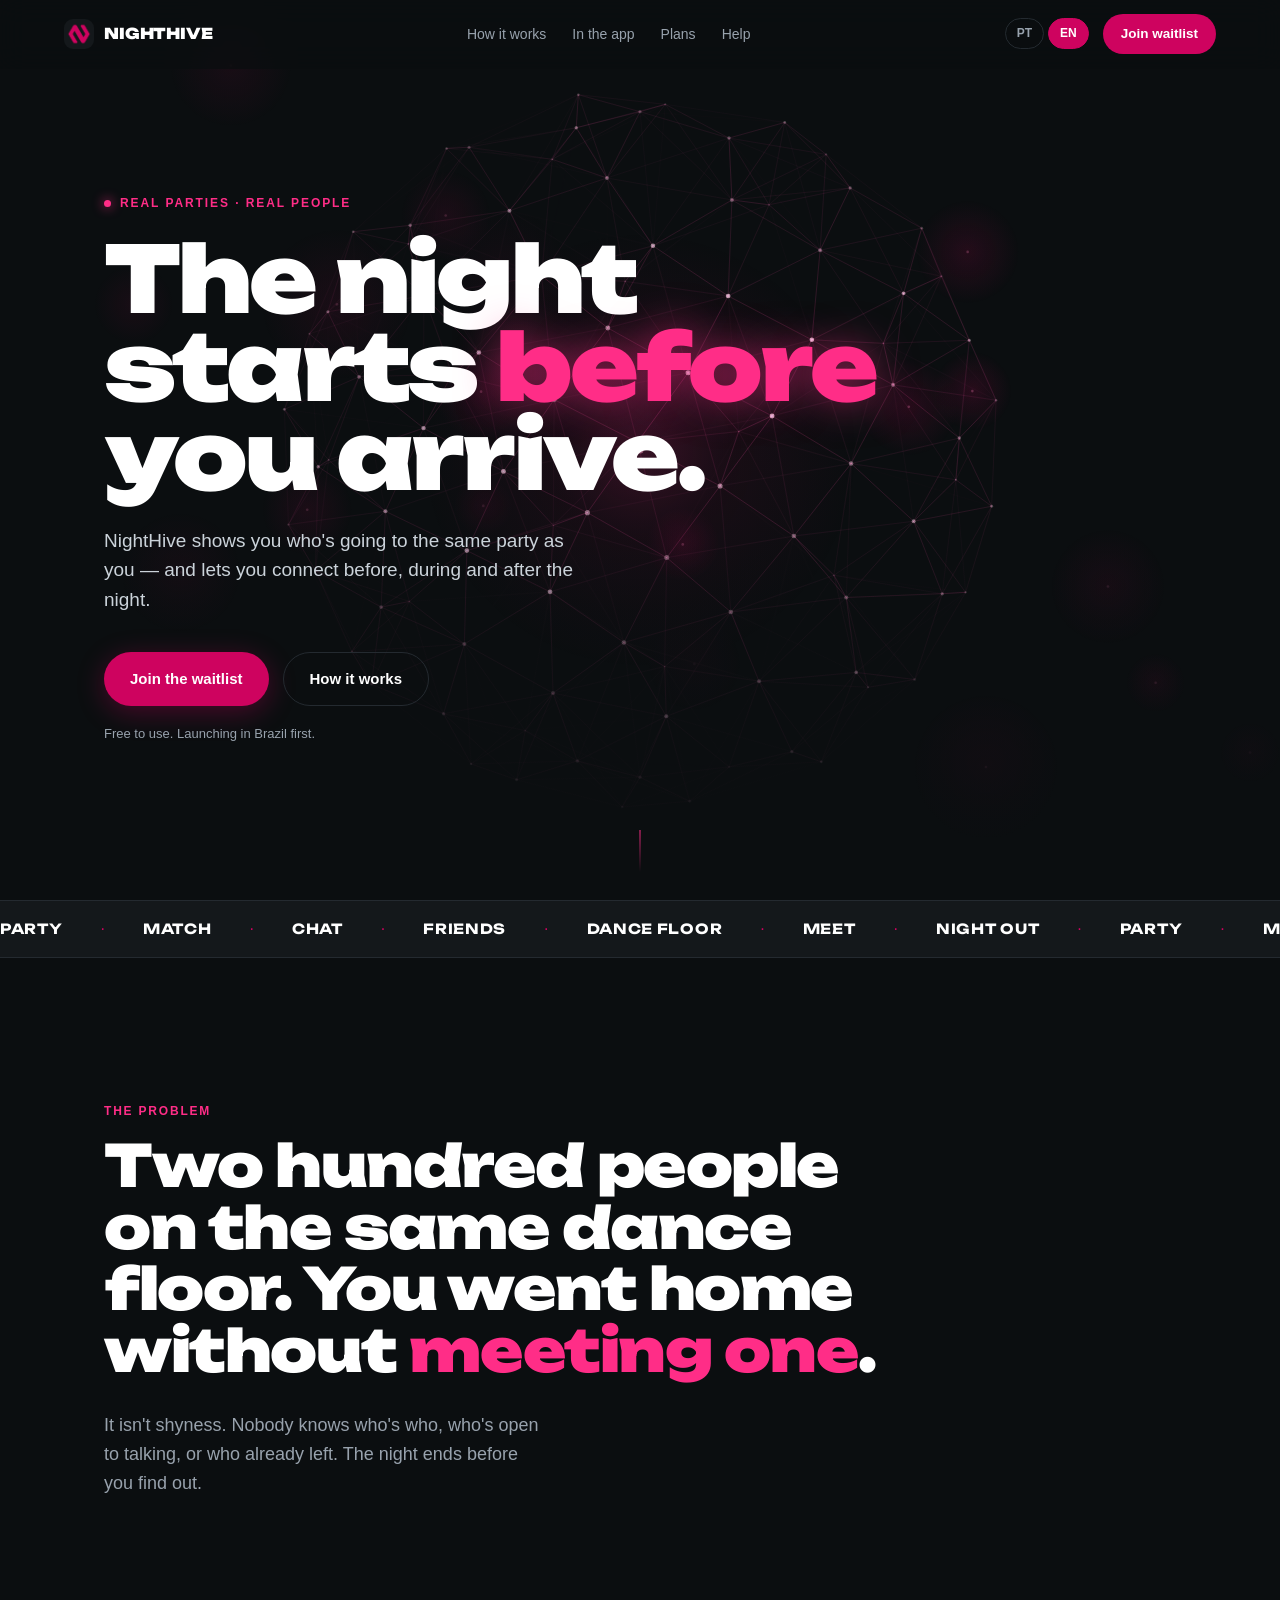
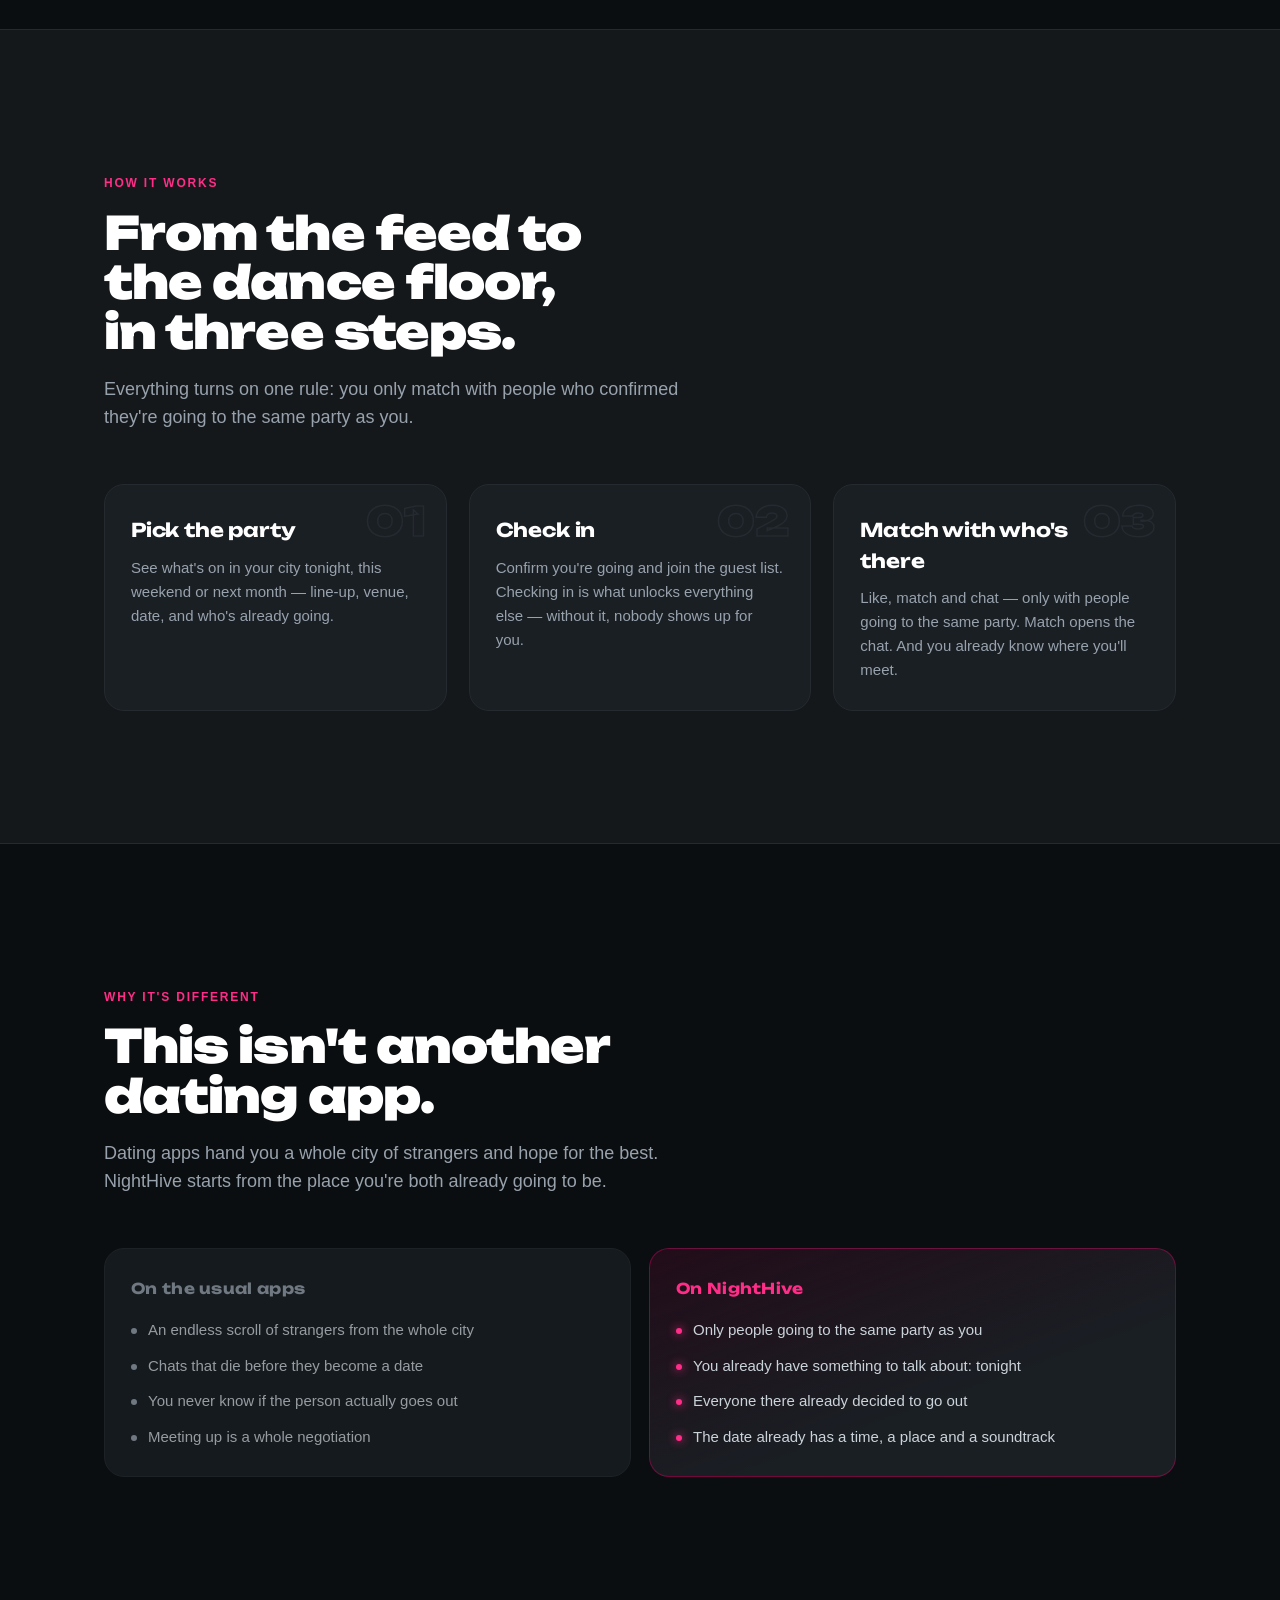
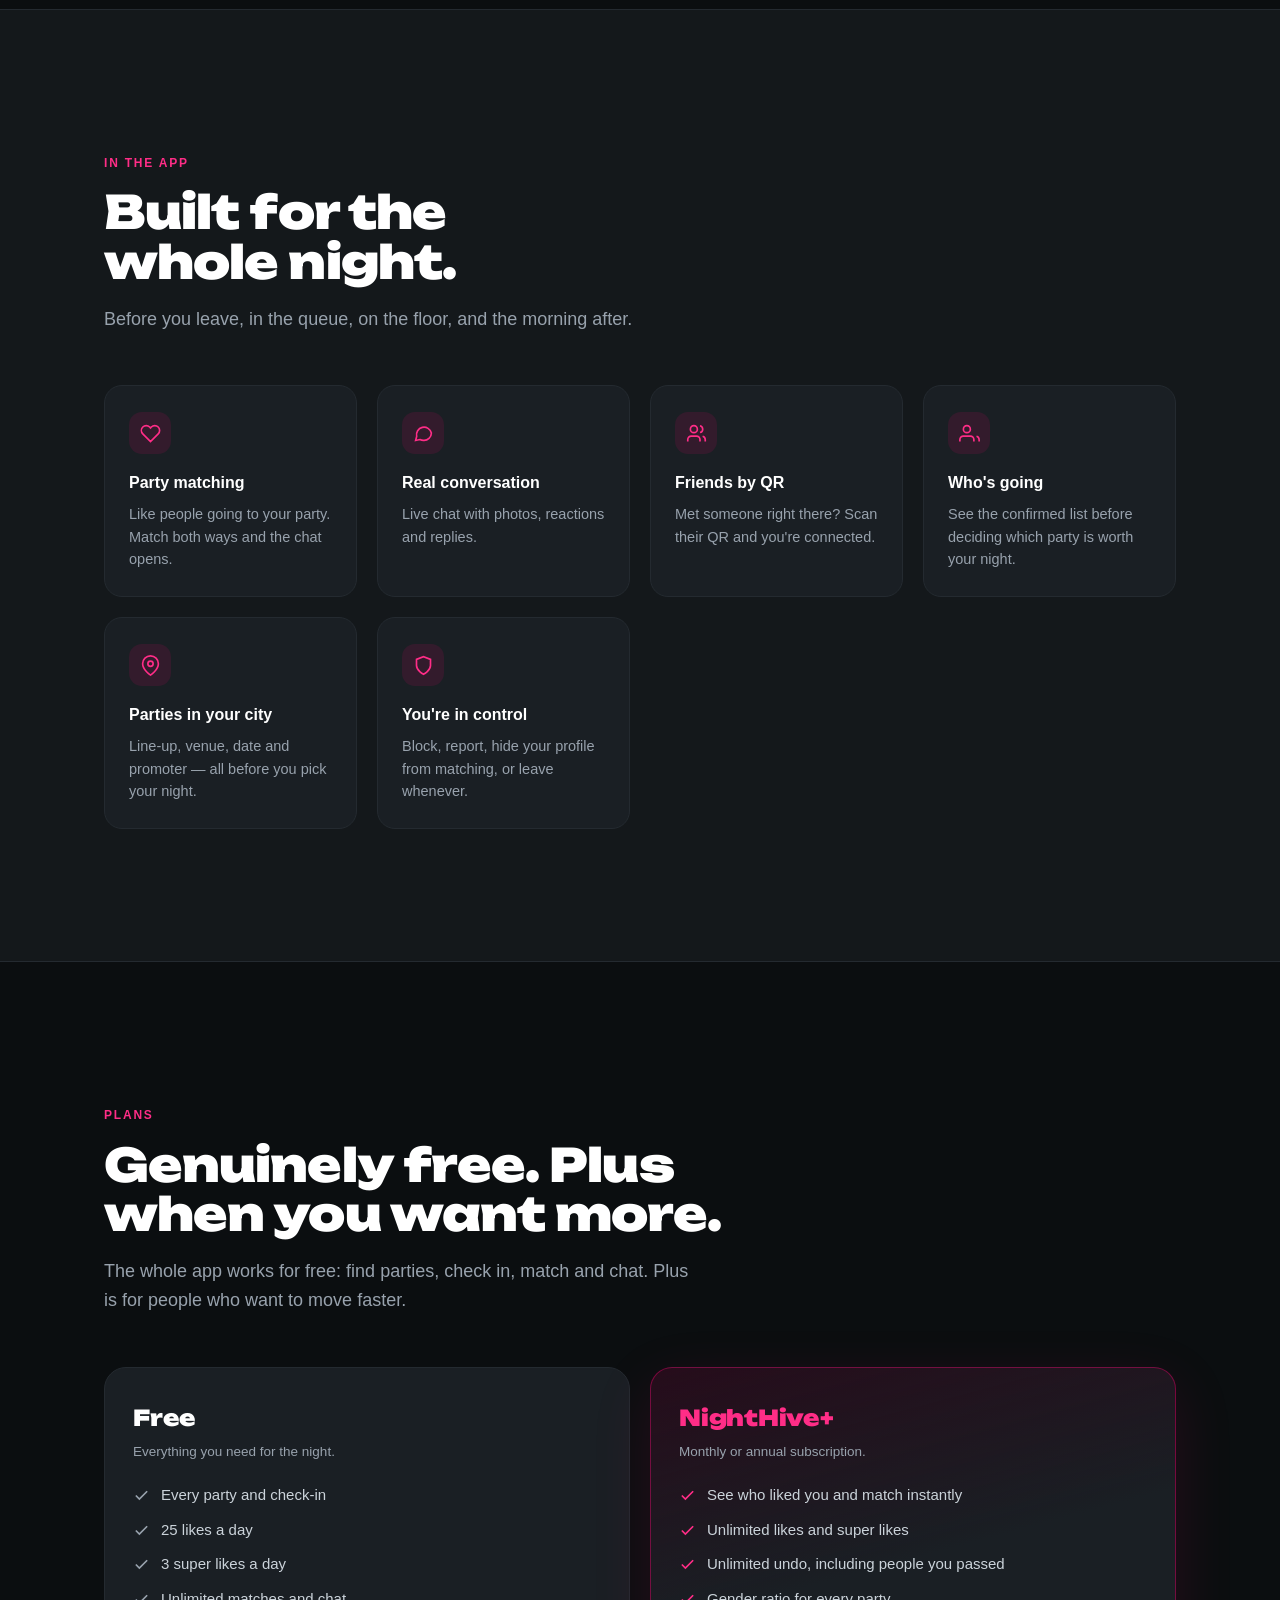
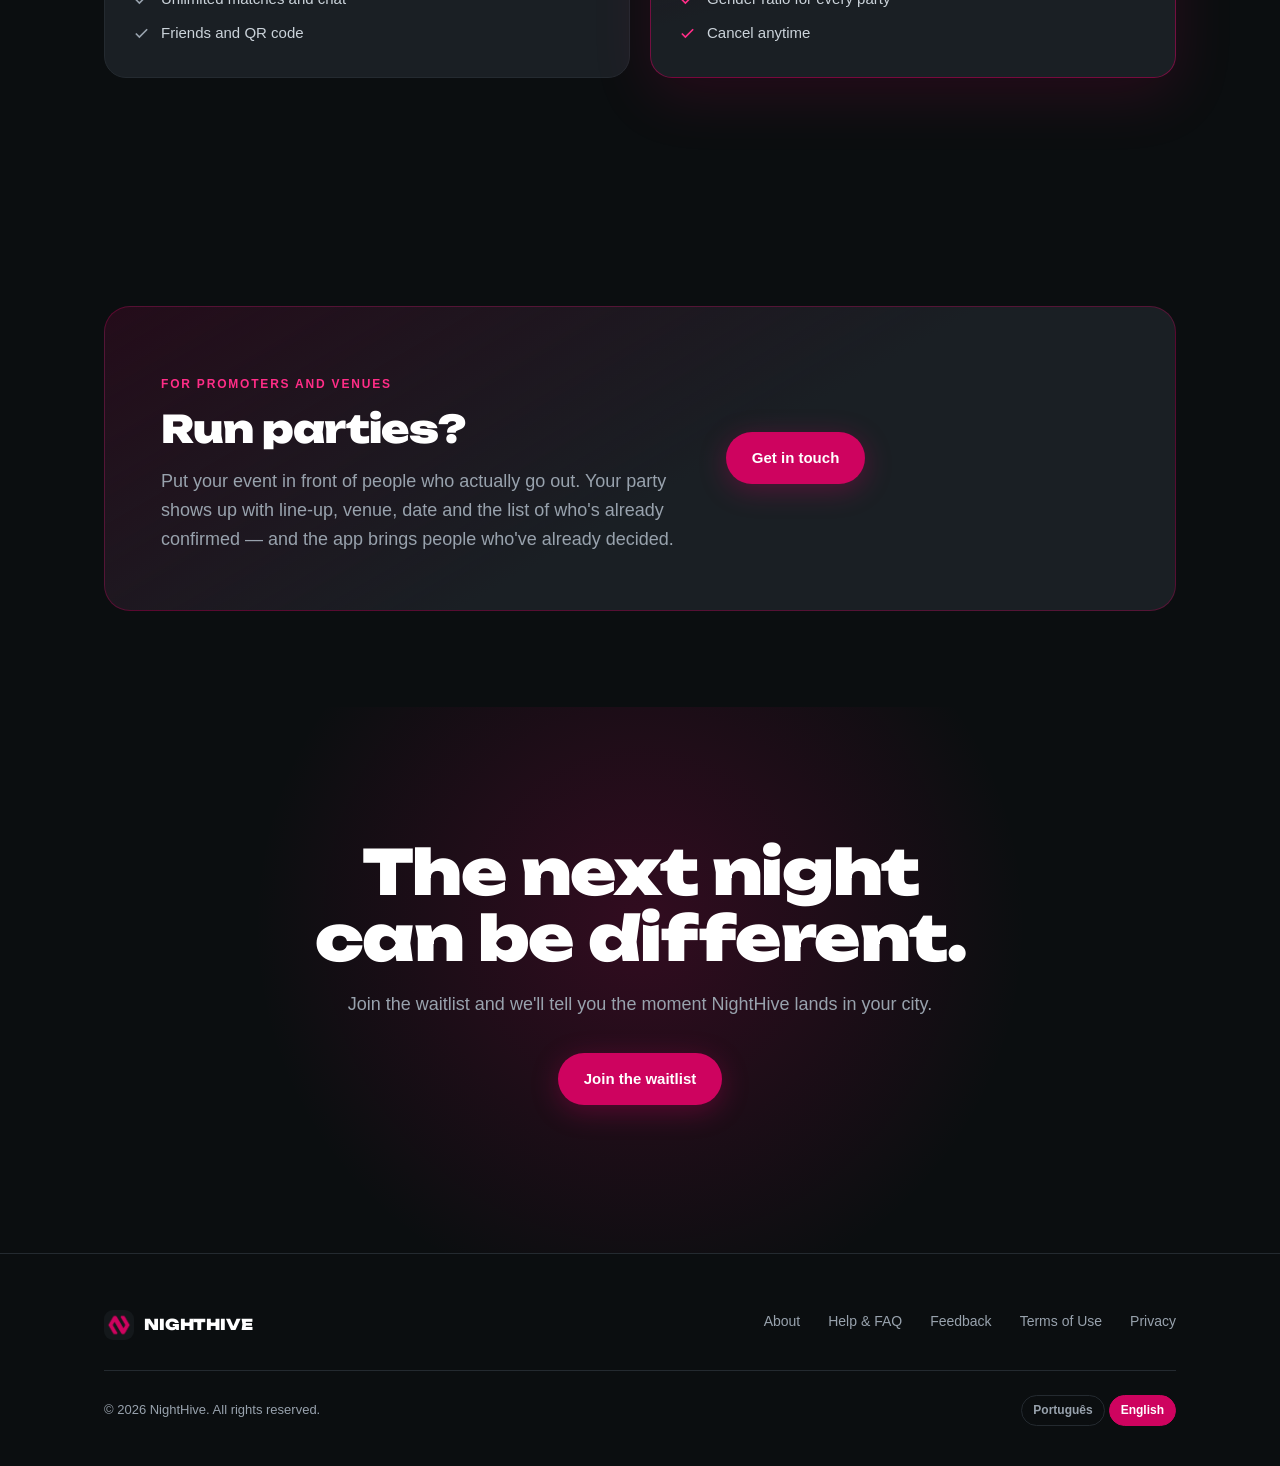
<file: index.html>
<!doctype html>
<html lang="pt">
<head>
<meta charset="utf-8">
<meta name="viewport" content="width=device-width, initial-scale=1">
<title>NightHive — A noite começa antes de você chegar</title>
<meta name="description" content="O NightHive mostra quem vai estar na mesma festa que você e libera match e conversa só entre quem confirmou presença. Festas reais, conexões reais.">
<meta name="theme-color" content="#0b0e10">
<link rel="icon" href="assets/img/favicon.png">

<meta property="og:type" content="website">
<meta property="og:title" content="NightHive — A noite começa antes de você chegar">
<meta property="og:description" content="Descubra as festas da sua cidade, veja quem vai e combine com quem vai estar lá. Match só entre quem confirmou presença na mesma festa.">
<meta property="og:image" content="assets/img/logo.jpg">
<meta name="twitter:card" content="summary_large_image">

<link rel="preload" href="assets/fonts/unbounded-900.woff2" as="font" type="font/woff2" crossorigin>
<link rel="stylesheet" href="assets/landing.css">
</head>
<body>

<!-- ============================== NAV ============================== -->
<nav class="nav">
  <a class="nav-brand" href="index.html">
    <img src="assets/img/logo.jpg" alt="">
    <span>NIGHTHIVE</span>
  </a>

  <div class="nav-links">
    <a href="#como-funciona" data-lang="pt">Como funciona</a>
    <a href="#como-funciona" data-lang="en" hidden>How it works</a>
    <a href="#no-app" data-lang="pt">No app</a>
    <a href="#no-app" data-lang="en" hidden>In the app</a>
    <a href="#planos" data-lang="pt">Planos</a>
    <a href="#planos" data-lang="en" hidden>Plans</a>
    <a href="faq.html" data-lang="pt">Ajuda</a>
    <a href="faq.html" data-lang="en" hidden>Help</a>
  </div>

  <div class="nav-right">
    <div class="lang-pills" role="group" aria-label="Idioma / Language">
      <button type="button" data-lang-switch="pt">PT</button>
      <button type="button" data-lang-switch="en">EN</button>
    </div>
    <a class="btn small" href="waitlist.html">
      <span data-lang="pt">Entrar na lista</span>
      <span data-lang="en" hidden>Join waitlist</span>
    </a>
  </div>
</nav>

<!-- ============================== HERO ============================== -->
<header class="hero">
  <!-- Ambient "hive": parties as glowing nodes, people drifting toward them,
       a flare when two at the same party connect. See assets/hive.js. -->
  <canvas id="hive-canvas" aria-hidden="true"></canvas>

  <div class="hero-inner shell">
    <div class="hero-copy">
      <div data-lang="pt">
        <p class="eyebrow">Festas reais · Gente real</p>
        <h1 class="hero-title">A noite começa <em>antes</em> de você chegar.</h1>
        <p class="hero-sub">
          O NightHive mostra quem vai estar na mesma festa que você — e deixa
          vocês se conectarem antes, durante e depois da noite.
        </p>
      </div>
      <div data-lang="en" hidden>
        <p class="eyebrow">Real parties · Real people</p>
        <h1 class="hero-title">The night starts <em>before</em> you arrive.</h1>
        <p class="hero-sub">
          NightHive shows you who's going to the same party as you — and lets
          you connect before, during and after the night.
        </p>
      </div>

      <div class="hero-actions">
        <a class="btn" href="waitlist.html">
          <span data-lang="pt">Entrar na lista de espera</span>
          <span data-lang="en" hidden>Join the waitlist</span>
        </a>
        <a class="btn ghost" href="#como-funciona">
          <span data-lang="pt">Como funciona</span>
          <span data-lang="en" hidden>How it works</span>
        </a>
      </div>

      <p class="hero-note" data-lang="pt">Grátis para usar. Chegando primeiro no Brasil.</p>
      <p class="hero-note" data-lang="en" hidden>Free to use. Launching in Brazil first.</p>
    </div>
  </div>

  <div class="scroll-cue" aria-hidden="true">
    <span></span>
  </div>
</header>

<!-- ============================ MARQUEE ============================ -->
<div class="marquee" aria-hidden="true">
  <!-- Exactly two identical halves per track; the phrase set repeats inside
       each half so a half stays wider than any viewport. See landing.css. -->
  <div class="marquee-track" data-lang="pt">
    <span class="mq-half">
      <b>Festa</b><i>·</i><b>Match</b><i>·</i><b>Conversa</b><i>·</i><b>Amizade</b><i>·</i><b>Pista</b><i>·</i><b>Encontro</b><i>·</i><b>Rolê</b><i>·</i><b>Noite</b><i>·</i>
      <b>Festa</b><i>·</i><b>Match</b><i>·</i><b>Conversa</b><i>·</i><b>Amizade</b><i>·</i><b>Pista</b><i>·</i><b>Encontro</b><i>·</i><b>Rolê</b><i>·</i><b>Noite</b><i>·</i>
      <b>Festa</b><i>·</i><b>Match</b><i>·</i><b>Conversa</b><i>·</i><b>Amizade</b><i>·</i><b>Pista</b><i>·</i><b>Encontro</b><i>·</i><b>Rolê</b><i>·</i><b>Noite</b><i>·</i>
      <b>Festa</b><i>·</i><b>Match</b><i>·</i><b>Conversa</b><i>·</i><b>Amizade</b><i>·</i><b>Pista</b><i>·</i><b>Encontro</b><i>·</i><b>Rolê</b><i>·</i><b>Noite</b><i>·</i>
    </span>
    <span class="mq-half">
      <b>Festa</b><i>·</i><b>Match</b><i>·</i><b>Conversa</b><i>·</i><b>Amizade</b><i>·</i><b>Pista</b><i>·</i><b>Encontro</b><i>·</i><b>Rolê</b><i>·</i><b>Noite</b><i>·</i>
      <b>Festa</b><i>·</i><b>Match</b><i>·</i><b>Conversa</b><i>·</i><b>Amizade</b><i>·</i><b>Pista</b><i>·</i><b>Encontro</b><i>·</i><b>Rolê</b><i>·</i><b>Noite</b><i>·</i>
      <b>Festa</b><i>·</i><b>Match</b><i>·</i><b>Conversa</b><i>·</i><b>Amizade</b><i>·</i><b>Pista</b><i>·</i><b>Encontro</b><i>·</i><b>Rolê</b><i>·</i><b>Noite</b><i>·</i>
      <b>Festa</b><i>·</i><b>Match</b><i>·</i><b>Conversa</b><i>·</i><b>Amizade</b><i>·</i><b>Pista</b><i>·</i><b>Encontro</b><i>·</i><b>Rolê</b><i>·</i><b>Noite</b><i>·</i>
    </span>
  </div>
  <div class="marquee-track" data-lang="en" hidden>
    <span class="mq-half">
      <b>Party</b><i>·</i><b>Match</b><i>·</i><b>Chat</b><i>·</i><b>Friends</b><i>·</i><b>Dance floor</b><i>·</i><b>Meet</b><i>·</i><b>Night out</b><i>·</i>
      <b>Party</b><i>·</i><b>Match</b><i>·</i><b>Chat</b><i>·</i><b>Friends</b><i>·</i><b>Dance floor</b><i>·</i><b>Meet</b><i>·</i><b>Night out</b><i>·</i>
      <b>Party</b><i>·</i><b>Match</b><i>·</i><b>Chat</b><i>·</i><b>Friends</b><i>·</i><b>Dance floor</b><i>·</i><b>Meet</b><i>·</i><b>Night out</b><i>·</i>
      <b>Party</b><i>·</i><b>Match</b><i>·</i><b>Chat</b><i>·</i><b>Friends</b><i>·</i><b>Dance floor</b><i>·</i><b>Meet</b><i>·</i><b>Night out</b><i>·</i>
    </span>
    <span class="mq-half">
      <b>Party</b><i>·</i><b>Match</b><i>·</i><b>Chat</b><i>·</i><b>Friends</b><i>·</i><b>Dance floor</b><i>·</i><b>Meet</b><i>·</i><b>Night out</b><i>·</i>
      <b>Party</b><i>·</i><b>Match</b><i>·</i><b>Chat</b><i>·</i><b>Friends</b><i>·</i><b>Dance floor</b><i>·</i><b>Meet</b><i>·</i><b>Night out</b><i>·</i>
      <b>Party</b><i>·</i><b>Match</b><i>·</i><b>Chat</b><i>·</i><b>Friends</b><i>·</i><b>Dance floor</b><i>·</i><b>Meet</b><i>·</i><b>Night out</b><i>·</i>
      <b>Party</b><i>·</i><b>Match</b><i>·</i><b>Chat</b><i>·</i><b>Friends</b><i>·</i><b>Dance floor</b><i>·</i><b>Meet</b><i>·</i><b>Night out</b><i>·</i>
    </span>
  </div>
</div>

<!-- ============================ PROBLEM ============================ -->
<section class="band">
  <div class="shell reveal">
    <div data-lang="pt">
      <p class="kicker">O problema</p>
      <p class="statement">Duzentas pessoas na mesma pista. Você foi embora sem <u>conhecer nenhuma</u>.</p>
      <p class="statement-note">
        Não é timidez. É que ninguém sabe quem é quem, quem está a fim de
        conversar, ou quem já foi embora. A noite acaba antes de você descobrir.
      </p>
    </div>
    <div data-lang="en" hidden>
      <p class="kicker">The problem</p>
      <p class="statement">Two hundred people on the same dance floor. You went home without <u>meeting one</u>.</p>
      <p class="statement-note">
        It isn't shyness. Nobody knows who's who, who's open to talking, or
        who already left. The night ends before you find out.
      </p>
    </div>
  </div>
</section>

<!-- ========================== HOW IT WORKS ========================== -->
<section class="band alt" id="como-funciona">
  <div class="shell">
    <div class="section-head reveal">
      <div data-lang="pt">
        <p class="kicker">Como funciona</p>
        <h2>Do feed até a pista, em três passos.</h2>
        <p class="lede">
          Tudo gira em torno de uma regra: você só combina com quem confirmou
          presença na mesma festa que você.
        </p>
      </div>
      <div data-lang="en" hidden>
        <p class="kicker">How it works</p>
        <h2>From the feed to the dance floor, in three steps.</h2>
        <p class="lede">
          Everything turns on one rule: you only match with people who
          confirmed they're going to the same party as you.
        </p>
      </div>
    </div>

    <div class="steps reveal">
      <article class="step">
        <div data-lang="pt">
          <h3>Escolha a festa</h3>
          <p>Veja o que vai rolar na sua cidade hoje, no fim de semana ou mês que vem — com line-up, local, data e quem já confirmou.</p>
        </div>
        <div data-lang="en" hidden>
          <h3>Pick the party</h3>
          <p>See what's on in your city tonight, this weekend or next month — line-up, venue, date, and who's already going.</p>
        </div>
      </article>

      <article class="step">
        <div data-lang="pt">
          <h3>Faça check-in</h3>
          <p>Confirme presença e entre na lista de quem vai. É o check-in que libera o resto — sem ele, ninguém aparece pra você.</p>
        </div>
        <div data-lang="en" hidden>
          <h3>Check in</h3>
          <p>Confirm you're going and join the guest list. Checking in is what unlocks everything else — without it, nobody shows up for you.</p>
        </div>
      </article>

      <article class="step">
        <div data-lang="pt">
          <h3>Combine com quem está lá</h3>
          <p>Curta, dê match e converse — só com gente que vai na mesma festa. Deu match, abre a conversa. E vocês já sabem onde vão se ver.</p>
        </div>
        <div data-lang="en" hidden>
          <h3>Match with who's there</h3>
          <p>Like, match and chat — only with people going to the same party. Match opens the chat. And you already know where you'll meet.</p>
        </div>
      </article>
    </div>
  </div>
</section>

<!-- ========================== DIFFERENTIATOR ======================== -->
<section class="band">
  <div class="shell">
    <div class="section-head reveal">
      <div data-lang="pt">
        <p class="kicker">Por que é diferente</p>
        <h2>Não é mais um app de namoro.</h2>
        <p class="lede">
          Apps de encontro te dão uma cidade inteira de estranhos e torcem pra
          dar certo. O NightHive parte do lugar onde vocês dois já vão estar.
        </p>
      </div>
      <div data-lang="en" hidden>
        <p class="kicker">Why it's different</p>
        <h2>This isn't another dating app.</h2>
        <p class="lede">
          Dating apps hand you a whole city of strangers and hope for the best.
          NightHive starts from the place you're both already going to be.
        </p>
      </div>
    </div>

    <div class="compare reveal">
      <div class="compare-col them">
        <div data-lang="pt">
          <h3>Nos apps de sempre</h3>
          <ul>
            <li>Scroll infinito de estranhos da cidade inteira</li>
            <li>Conversa que morre antes de virar encontro</li>
            <li>Você nunca sabe se a pessoa realmente sai de casa</li>
            <li>Marcar de se ver é todo um projeto</li>
          </ul>
        </div>
        <div data-lang="en" hidden>
          <h3>On the usual apps</h3>
          <ul>
            <li>An endless scroll of strangers from the whole city</li>
            <li>Chats that die before they become a date</li>
            <li>You never know if the person actually goes out</li>
            <li>Meeting up is a whole negotiation</li>
          </ul>
        </div>
      </div>

      <div class="compare-col us">
        <div data-lang="pt">
          <h3>No NightHive</h3>
          <ul>
            <li>Só quem vai na mesma festa que você</li>
            <li>Vocês já têm assunto: a festa é hoje</li>
            <li>Todo mundo ali já decidiu sair de casa</li>
            <li>O encontro já tem hora, lugar e trilha sonora</li>
          </ul>
        </div>
        <div data-lang="en" hidden>
          <h3>On NightHive</h3>
          <ul>
            <li>Only people going to the same party as you</li>
            <li>You already have something to talk about: tonight</li>
            <li>Everyone there already decided to go out</li>
            <li>The date already has a time, a place and a soundtrack</li>
          </ul>
        </div>
      </div>
    </div>
  </div>
</section>

<!-- ============================= FEATURES =========================== -->
<section class="band alt" id="no-app">
  <div class="shell">
    <div class="section-head reveal">
      <div data-lang="pt">
        <p class="kicker">No app</p>
        <h2>Feito para a noite inteira.</h2>
        <p class="lede">Antes de sair, na fila, na pista e no dia seguinte.</p>
      </div>
      <div data-lang="en" hidden>
        <p class="kicker">In the app</p>
        <h2>Built for the whole night.</h2>
        <p class="lede">Before you leave, in the queue, on the floor, and the morning after.</p>
      </div>
    </div>

    <div class="features reveal">
      <div class="feature">
        <div class="ico"><svg viewBox="0 0 24 24"><path d="M20.8 4.6a5.5 5.5 0 0 0-7.8 0L12 5.7l-1-1.1a5.5 5.5 0 0 0-7.8 7.8l8.8 8.8 8.8-8.8a5.5 5.5 0 0 0 0-7.8z"/></svg></div>
        <div data-lang="pt"><h3>Match na festa</h3><p>Curta quem vai na mesma festa. Deu match dos dois lados, abre a conversa.</p></div>
        <div data-lang="en" hidden><h3>Party matching</h3><p>Like people going to your party. Match both ways and the chat opens.</p></div>
      </div>

      <div class="feature">
        <div class="ico"><svg viewBox="0 0 24 24"><path d="M21 11.5a8.4 8.4 0 0 1-9 8.4 9 9 0 0 1-4.1-1L3 20l1.2-4.6A8.4 8.4 0 1 1 21 11.5z"/></svg></div>
        <div data-lang="pt"><h3>Conversa de verdade</h3><p>Chat em tempo real, com fotos, reações e resposta a mensagem.</p></div>
        <div data-lang="en" hidden><h3>Real conversation</h3><p>Live chat with photos, reactions and replies.</p></div>
      </div>

      <div class="feature">
        <div class="ico"><svg viewBox="0 0 24 24"><path d="M16 21v-2a4 4 0 0 0-4-4H6a4 4 0 0 0-4 4v2"/><circle cx="9" cy="7" r="4"/><path d="M22 21v-2a4 4 0 0 0-3-3.9"/><path d="M16 3.1a4 4 0 0 1 0 7.8"/></svg></div>
        <div data-lang="pt"><h3>Amigos por QR</h3><p>Conheceu alguém na hora? Escaneia o QR e já vira amizade no app.</p></div>
        <div data-lang="en" hidden><h3>Friends by QR</h3><p>Met someone right there? Scan their QR and you're connected.</p></div>
      </div>

      <div class="feature">
        <div class="ico"><svg viewBox="0 0 24 24"><path d="M17 21v-2a4 4 0 0 0-4-4H5a4 4 0 0 0-4 4v2"/><circle cx="9" cy="7" r="4"/><path d="M23 21v-2a4 4 0 0 0-3-3.9"/></svg></div>
        <div data-lang="pt"><h3>Quem vai</h3><p>Veja a lista de confirmados antes de decidir qual festa vale a noite.</p></div>
        <div data-lang="en" hidden><h3>Who's going</h3><p>See the confirmed list before deciding which party is worth your night.</p></div>
      </div>

      <div class="feature">
        <div class="ico"><svg viewBox="0 0 24 24"><path d="M21 10c0 7-9 13-9 13s-9-6-9-13a9 9 0 0 1 18 0z"/><circle cx="12" cy="10" r="3"/></svg></div>
        <div data-lang="pt"><h3>Festas da sua cidade</h3><p>Line-up, local, data e produtor. Tudo antes de você decidir o rolê.</p></div>
        <div data-lang="en" hidden><h3>Parties in your city</h3><p>Line-up, venue, date and promoter — all before you pick your night.</p></div>
      </div>

      <div class="feature">
        <div class="ico"><svg viewBox="0 0 24 24"><path d="M12 22s8-4 8-10V5l-8-3-8 3v7c0 6 8 10 8 10z"/></svg></div>
        <div data-lang="pt"><h3>Você no controle</h3><p>Bloqueie, denuncie, esconda seu perfil do match ou saia quando quiser.</p></div>
        <div data-lang="en" hidden><h3>You're in control</h3><p>Block, report, hide your profile from matching, or leave whenever.</p></div>
      </div>
    </div>
  </div>
</section>

<!-- ============================== PLANS ============================= -->
<section class="band" id="planos">
  <div class="shell">
    <div class="section-head reveal">
      <div data-lang="pt">
        <p class="kicker">Planos</p>
        <h2>Grátis de verdade. Plus quando quiser mais.</h2>
        <p class="lede">
          O app inteiro funciona de graça: achar festa, fazer check-in, dar
          match e conversar. O Plus acelera quem quer ir mais rápido.
        </p>
      </div>
      <div data-lang="en" hidden>
        <p class="kicker">Plans</p>
        <h2>Genuinely free. Plus when you want more.</h2>
        <p class="lede">
          The whole app works for free: find parties, check in, match and
          chat. Plus is for people who want to move faster.
        </p>
      </div>
    </div>

    <div class="plans reveal">
      <div class="plan free">
        <div data-lang="pt">
          <p class="plan-name">Grátis</p>
          <p class="plan-tag">Tudo que você precisa para a noite.</p>
          <ul>
            <li><svg viewBox="0 0 24 24"><path d="M20 6 9 17l-5-5"/></svg>Todas as festas e check-ins</li>
            <li><svg viewBox="0 0 24 24"><path d="M20 6 9 17l-5-5"/></svg>25 curtidas por dia</li>
            <li><svg viewBox="0 0 24 24"><path d="M20 6 9 17l-5-5"/></svg>3 super curtidas por dia</li>
            <li><svg viewBox="0 0 24 24"><path d="M20 6 9 17l-5-5"/></svg>Match e conversa ilimitados</li>
            <li><svg viewBox="0 0 24 24"><path d="M20 6 9 17l-5-5"/></svg>Amigos e QR code</li>
          </ul>
        </div>
        <div data-lang="en" hidden>
          <p class="plan-name">Free</p>
          <p class="plan-tag">Everything you need for the night.</p>
          <ul>
            <li><svg viewBox="0 0 24 24"><path d="M20 6 9 17l-5-5"/></svg>Every party and check-in</li>
            <li><svg viewBox="0 0 24 24"><path d="M20 6 9 17l-5-5"/></svg>25 likes a day</li>
            <li><svg viewBox="0 0 24 24"><path d="M20 6 9 17l-5-5"/></svg>3 super likes a day</li>
            <li><svg viewBox="0 0 24 24"><path d="M20 6 9 17l-5-5"/></svg>Unlimited matches and chat</li>
            <li><svg viewBox="0 0 24 24"><path d="M20 6 9 17l-5-5"/></svg>Friends and QR code</li>
          </ul>
        </div>
      </div>

      <div class="plan pro">
        <div data-lang="pt">
          <p class="plan-name">NightHive+</p>
          <p class="plan-tag">Assinatura mensal ou anual.</p>
          <ul>
            <li><svg viewBox="0 0 24 24"><path d="M20 6 9 17l-5-5"/></svg>Veja quem curtiu você e dê match na hora</li>
            <li><svg viewBox="0 0 24 24"><path d="M20 6 9 17l-5-5"/></svg>Curtidas e super curtidas ilimitadas</li>
            <li><svg viewBox="0 0 24 24"><path d="M20 6 9 17l-5-5"/></svg>Desfazer ilimitado, inclusive quem você passou</li>
            <li><svg viewBox="0 0 24 24"><path d="M20 6 9 17l-5-5"/></svg>Proporção de gêneros de cada festa</li>
            <li><svg viewBox="0 0 24 24"><path d="M20 6 9 17l-5-5"/></svg>Cancele quando quiser</li>
          </ul>
        </div>
        <div data-lang="en" hidden>
          <p class="plan-name">NightHive+</p>
          <p class="plan-tag">Monthly or annual subscription.</p>
          <ul>
            <li><svg viewBox="0 0 24 24"><path d="M20 6 9 17l-5-5"/></svg>See who liked you and match instantly</li>
            <li><svg viewBox="0 0 24 24"><path d="M20 6 9 17l-5-5"/></svg>Unlimited likes and super likes</li>
            <li><svg viewBox="0 0 24 24"><path d="M20 6 9 17l-5-5"/></svg>Unlimited undo, including people you passed</li>
            <li><svg viewBox="0 0 24 24"><path d="M20 6 9 17l-5-5"/></svg>Gender ratio for every party</li>
            <li><svg viewBox="0 0 24 24"><path d="M20 6 9 17l-5-5"/></svg>Cancel anytime</li>
          </ul>
        </div>
      </div>
    </div>
  </div>
</section>

<!-- ============================== VENUES ============================ -->
<section class="band tight">
  <div class="shell">
    <div class="venue reveal">
      <div>
        <div data-lang="pt">
          <p class="kicker">Para produtores e casas</p>
          <h2>Organiza festas?</h2>
          <p class="lede">
            Coloque seu evento na frente de quem realmente sai de casa. Sua
            festa aparece com line-up, local, data e a lista de quem já
            confirmou — e o app leva gente que já decidiu ir.
          </p>
        </div>
        <div data-lang="en" hidden>
          <p class="kicker">For promoters and venues</p>
          <h2>Run parties?</h2>
          <p class="lede">
            Put your event in front of people who actually go out. Your party
            shows up with line-up, venue, date and the list of who's already
            confirmed — and the app brings people who've already decided.
          </p>
        </div>
      </div>
      <div>
        <a class="btn" href="feedback.html">
          <span data-lang="pt">Fale com a gente</span>
          <span data-lang="en" hidden>Get in touch</span>
        </a>
      </div>
    </div>
  </div>
</section>

<!-- ============================== FINALE ============================ -->
<section class="band finale">
  <div class="shell reveal">
    <div data-lang="pt">
      <h2>A próxima noite pode ser diferente.</h2>
      <p class="lede" style="margin-inline:auto">
        Entre na lista de espera e a gente avisa assim que o NightHive chegar
        na sua cidade.
      </p>
    </div>
    <div data-lang="en" hidden>
      <h2>The next night can be different.</h2>
      <p class="lede" style="margin-inline:auto">
        Join the waitlist and we'll tell you the moment NightHive lands in
        your city.
      </p>
    </div>
    <p style="margin-top:34px">
      <a class="btn" href="waitlist.html">
        <span data-lang="pt">Entrar na lista de espera</span>
        <span data-lang="en" hidden>Join the waitlist</span>
      </a>
    </p>
  </div>
</section>

<!-- ============================== FOOTER ============================ -->
<footer class="site-footer">
  <div class="shell">
    <p class="lang-fallback-note" id="lang-fallback-note" hidden></p>

    <div class="footer-top">
      <a class="nav-brand" href="index.html">
        <img src="assets/img/logo.jpg" alt="">
        <span>NIGHTHIVE</span>
      </a>

      <div class="footer-links">
        <a href="about.html" data-lang="pt">Sobre</a>
        <a href="about.html" data-lang="en" hidden>About</a>
        <a href="faq.html" data-lang="pt">Ajuda e FAQ</a>
        <a href="faq.html" data-lang="en" hidden>Help &amp; FAQ</a>
        <a href="feedback.html" data-lang="pt">Feedback</a>
        <a href="feedback.html" data-lang="en" hidden>Feedback</a>
        <a href="terms.html" data-lang="pt">Termos de Uso</a>
        <a href="terms.html" data-lang="en" hidden>Terms of Use</a>
        <a href="privacy.html" data-lang="pt">Privacidade</a>
        <a href="privacy.html" data-lang="en" hidden>Privacy</a>
      </div>
    </div>

    <div class="footer-bottom">
      <div>
        <span data-lang="pt">© 2026 NightHive. Todos os direitos reservados.</span>
        <span data-lang="en" hidden>© 2026 NightHive. All rights reserved.</span>
      </div>
      <div class="lang-pills" role="group" aria-label="Idioma / Language">
        <button type="button" data-lang-switch="pt">Português</button>
        <button type="button" data-lang-switch="en">English</button>
      </div>
    </div>
  </div>
</footer>

<script src="assets/lang.js"></script>
<script src="assets/hive.js"></script>
<script src="assets/site.js"></script>
</body>
</html>
</file>
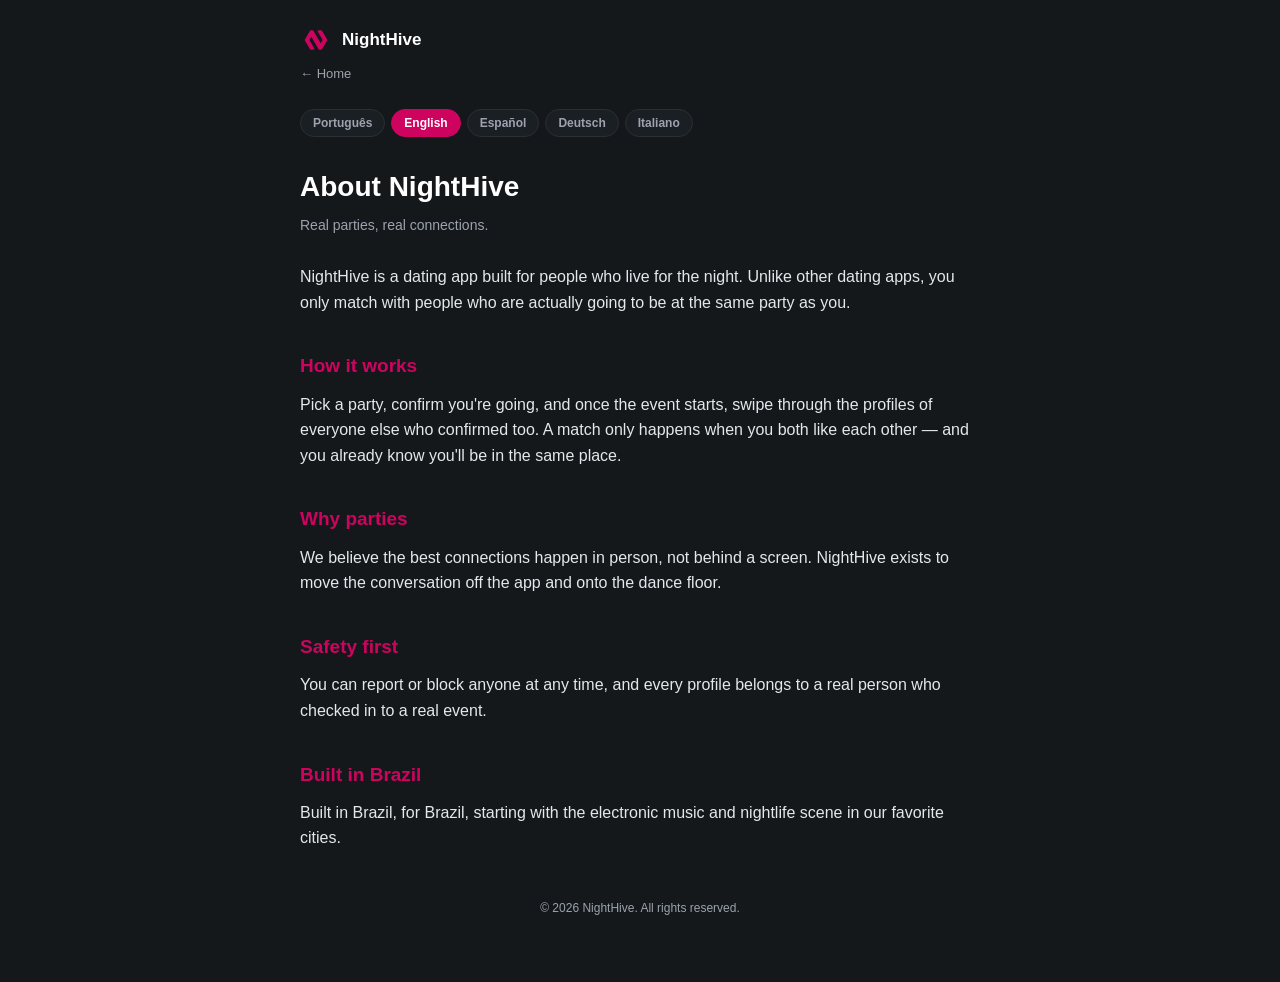
<file: about.html>
<!doctype html>
<html lang="pt">
<head>
<meta charset="utf-8">
<meta name="viewport" content="width=device-width, initial-scale=1">
<title>About NightHive — NightHive</title>
<meta name="description" content="NightHive is a dating app that only matches you with people confirmed at the same real-world party.">
<link rel="icon" href="assets/img/favicon.png">
<link rel="stylesheet" href="assets/style.css">
</head>
<body>
<div class="wrap">
  <header class="site-header">
    <a class="brand" href="index.html"><img src="assets/img/logo.jpg" alt=""> NightHive</a>
  </header>
  <nav class="crumbs"><a href="index.html">← <span data-lang="pt">Início</span><span data-lang="en" hidden>Home</span></a></nav>

  <div class="lang-switch" role="group" aria-label="Language">
    <button type="button" data-lang-switch="pt">Português</button>
    <button type="button" data-lang-switch="en">English</button>
    <button type="button" data-lang-switch="es">Español</button>
    <button type="button" data-lang-switch="de">Deutsch</button>
    <button type="button" data-lang-switch="it">Italiano</button>
  </div>
  <p class="lang-fallback-note" id="lang-fallback-note" hidden></p>

  <main>
    <div data-lang="pt">
      <h1>Sobre a NightHive</h1>
      <p class="subtitle">Festas de verdade, conexões de verdade.</p>

      <p>NightHive é um app de relacionamento criado para quem vive a noite. Diferente de outros apps de namoro, aqui você só dá match com pessoas que também vão estar na mesma festa que você.</p>

      <h2>Como funciona</h2>
      <p>Escolha uma festa, confirme presença e, quando o evento começa, você pode deslizar entre os perfis de quem também confirmou presença. Um match só acontece quando os dois se curtem — e vocês já sabem que vão estar no mesmo lugar.</p>

      <h2>Por que festas</h2>
      <p>Acreditamos que as melhores conexões acontecem pessoalmente, não atrás de uma tela. A NightHive existe para tirar a conversa do aplicativo e levar para a pista de dança.</p>

      <h2>Segurança em primeiro lugar</h2>
      <p>Você pode denunciar ou bloquear qualquer pessoa a qualquer momento, e todo perfil pertence a uma pessoa real que confirmou presença em um evento real.</p>

      <h2>Feito no Brasil</h2>
      <p>Construída no Brasil, para o Brasil, começando pela cena eletrônica e a vida noturna das nossas cidades favoritas.</p>
    </div>

    <div data-lang="en" hidden>
      <h1>About NightHive</h1>
      <p class="subtitle">Real parties, real connections.</p>

      <p>NightHive is a dating app built for people who live for the night. Unlike other dating apps, you only match with people who are actually going to be at the same party as you.</p>

      <h2>How it works</h2>
      <p>Pick a party, confirm you're going, and once the event starts, swipe through the profiles of everyone else who confirmed too. A match only happens when you both like each other — and you already know you'll be in the same place.</p>

      <h2>Why parties</h2>
      <p>We believe the best connections happen in person, not behind a screen. NightHive exists to move the conversation off the app and onto the dance floor.</p>

      <h2>Safety first</h2>
      <p>You can report or block anyone at any time, and every profile belongs to a real person who checked in to a real event.</p>

      <h2>Built in Brazil</h2>
      <p>Built in Brazil, for Brazil, starting with the electronic music and nightlife scene in our favorite cities.</p>
    </div>
  </main>

  <footer class="site-footer">
    <div data-lang="pt">© 2026 NightHive. Todos os direitos reservados.</div>
    <div data-lang="en" hidden>© 2026 NightHive. All rights reserved.</div>
  </footer>
</div>
<script src="assets/lang.js"></script>
</body>
</html>
</file>
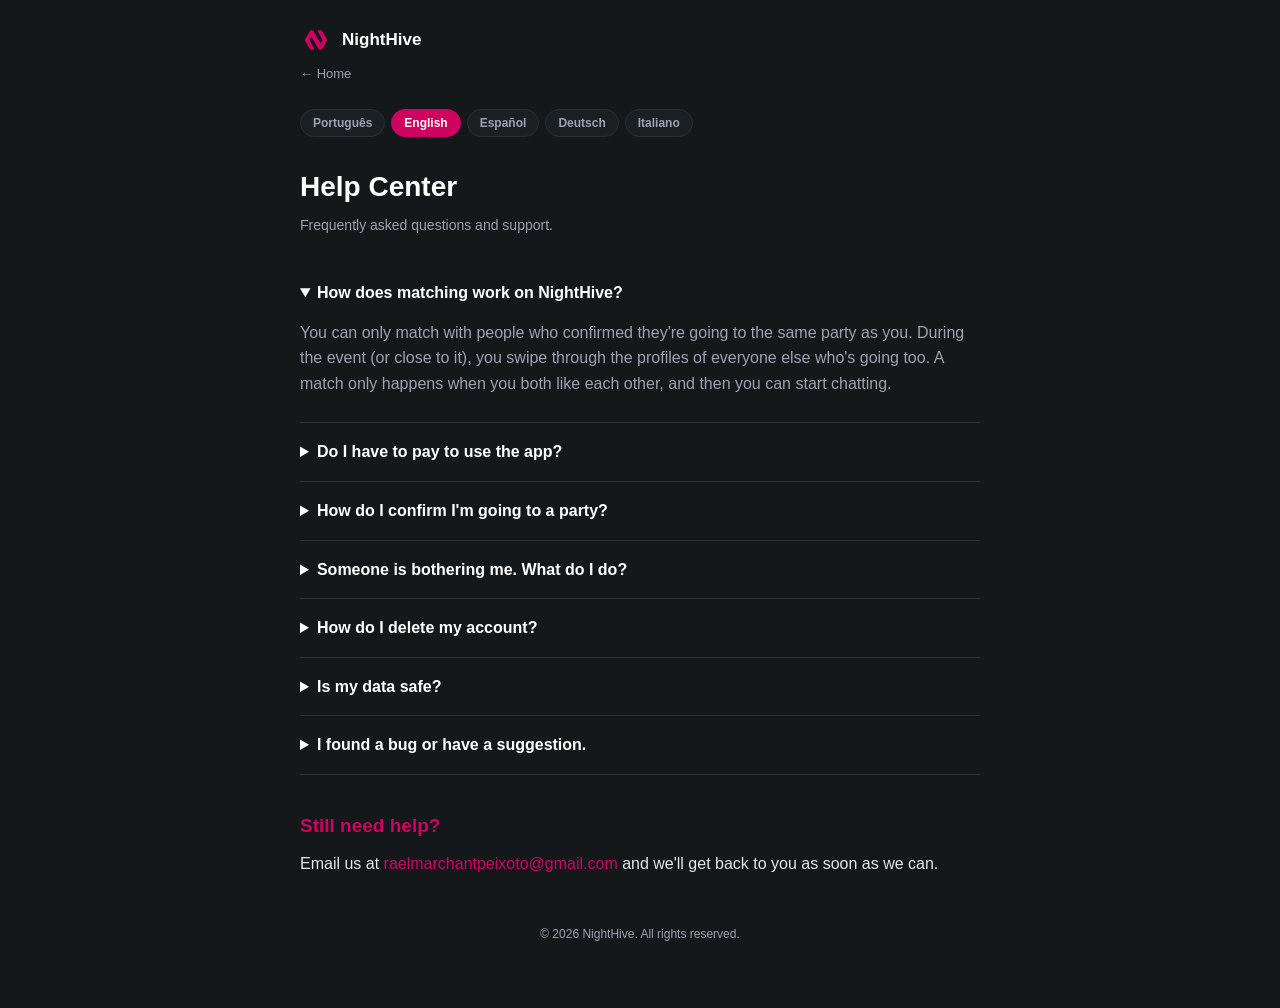
<file: faq.html>
<!doctype html>
<html lang="pt">
<head>
<meta charset="utf-8">
<meta name="viewport" content="width=device-width, initial-scale=1">
<title>FAQ & Support — NightHive</title>
<meta name="description" content="Frequently asked questions and support for the NightHive app.">
<link rel="icon" href="assets/img/favicon.png">
<link rel="stylesheet" href="assets/style.css">
</head>
<body>
<div class="wrap">
  <header class="site-header">
    <a class="brand" href="index.html"><img src="assets/img/logo.jpg" alt=""> NightHive</a>
  </header>
  <nav class="crumbs"><a href="index.html">← <span data-lang="pt">Início</span><span data-lang="en" hidden>Home</span></a></nav>

  <div class="lang-switch" role="group" aria-label="Language">
    <button type="button" data-lang-switch="pt">Português</button>
    <button type="button" data-lang-switch="en">English</button>
    <button type="button" data-lang-switch="es">Español</button>
    <button type="button" data-lang-switch="de">Deutsch</button>
    <button type="button" data-lang-switch="it">Italiano</button>
  </div>
  <p class="lang-fallback-note" id="lang-fallback-note" hidden></p>

  <main>
    <div data-lang="pt">
      <h1>Central de Ajuda</h1>
      <p class="subtitle">Perguntas frequentes e suporte.</p>

      <details class="faq-item" open>
        <summary>Como funciona o match na NightHive?</summary>
        <p>Você só pode dar match com pessoas que confirmaram presença na mesma festa que você. Durante o evento (ou próximo dele), você desliza entre os perfis de quem também vai estar lá. Se os dois curtirem um ao outro, é um match e vocês podem conversar.</p>
      </details>
      <details class="faq-item">
        <summary>Preciso pagar para usar o app?</summary>
        <p>A NightHive é gratuita para criar uma conta, confirmar presença em festas e dar match. No futuro podemos oferecer recursos extras por assinatura, mas o essencial sempre será gratuito.</p>
      </details>
      <details class="faq-item">
        <summary>Como confirmo presença em uma festa?</summary>
        <p>Abra a festa na aba de festas e toque em "Vou!". Isso te adiciona à lista de confirmados e libera o deck de match daquele evento.</p>
      </details>
      <details class="faq-item">
        <summary>Alguém está me incomodando. O que eu faço?</summary>
        <p>Vá até o perfil da pessoa, toque nos três pontinhos e escolha "Denunciar" ou "Bloquear". Bloquear impede qualquer contato futuro dos dois lados, imediatamente.</p>
      </details>
      <details class="faq-item">
        <summary>Como excluo minha conta?</summary>
        <p>Vá em Configurações → Conta → Zona de perigo → Excluir minha conta. A exclusão é permanente e remove seu perfil, fotos, matches, conversas e denúncias.</p>
      </details>
      <details class="faq-item">
        <summary>Meus dados estão seguros?</summary>
        <p>Sim. Veja todos os detalhes na nossa <a href="privacy.html">Política de Privacidade</a>.</p>
      </details>
      <details class="faq-item">
        <summary>Encontrei um bug ou tenho uma sugestão.</summary>
        <p>Adoraríamos ouvir você! Visite a página de <a href="feedback.html">Feedback e Sugestões</a>.</p>
      </details>

      <h2>Ainda precisa de ajuda?</h2>
      <p>Escreva para <a href="mailto:raelmarchantpeixoto@gmail.com">raelmarchantpeixoto@gmail.com</a> e responderemos o quanto antes.</p>
    </div>

    <div data-lang="en" hidden>
      <h1>Help Center</h1>
      <p class="subtitle">Frequently asked questions and support.</p>

      <details class="faq-item" open>
        <summary>How does matching work on NightHive?</summary>
        <p>You can only match with people who confirmed they're going to the same party as you. During the event (or close to it), you swipe through the profiles of everyone else who's going too. A match only happens when you both like each other, and then you can start chatting.</p>
      </details>
      <details class="faq-item">
        <summary>Do I have to pay to use the app?</summary>
        <p>NightHive is free to create an account, confirm you're going to parties, and match. We may offer extra features via subscription in the future, but the core experience will always be free.</p>
      </details>
      <details class="faq-item">
        <summary>How do I confirm I'm going to a party?</summary>
        <p>Open the party from the parties tab and tap "I'm going!". That adds you to the confirmed list and unlocks that event's match deck.</p>
      </details>
      <details class="faq-item">
        <summary>Someone is bothering me. What do I do?</summary>
        <p>Go to that person's profile, tap the three-dot menu, and choose "Report" or "Block". Blocking immediately stops any further contact from either side.</p>
      </details>
      <details class="faq-item">
        <summary>How do I delete my account?</summary>
        <p>Go to Settings → Account → Danger zone → Delete my account. Deletion is permanent and removes your profile, photos, matches, conversations, and reports.</p>
      </details>
      <details class="faq-item">
        <summary>Is my data safe?</summary>
        <p>Yes. See the full details in our <a href="privacy.html">Privacy Policy</a>.</p>
      </details>
      <details class="faq-item">
        <summary>I found a bug or have a suggestion.</summary>
        <p>We'd love to hear it! Visit the <a href="feedback.html">Feedback & Suggestions</a> page.</p>
      </details>

      <h2>Still need help?</h2>
      <p>Email us at <a href="mailto:raelmarchantpeixoto@gmail.com">raelmarchantpeixoto@gmail.com</a> and we'll get back to you as soon as we can.</p>
    </div>
  </main>

  <footer class="site-footer">
    <div data-lang="pt">© 2026 NightHive. Todos os direitos reservados.</div>
    <div data-lang="en" hidden>© 2026 NightHive. All rights reserved.</div>
  </footer>
</div>
<script src="assets/lang.js"></script>
</body>
</html>
</file>
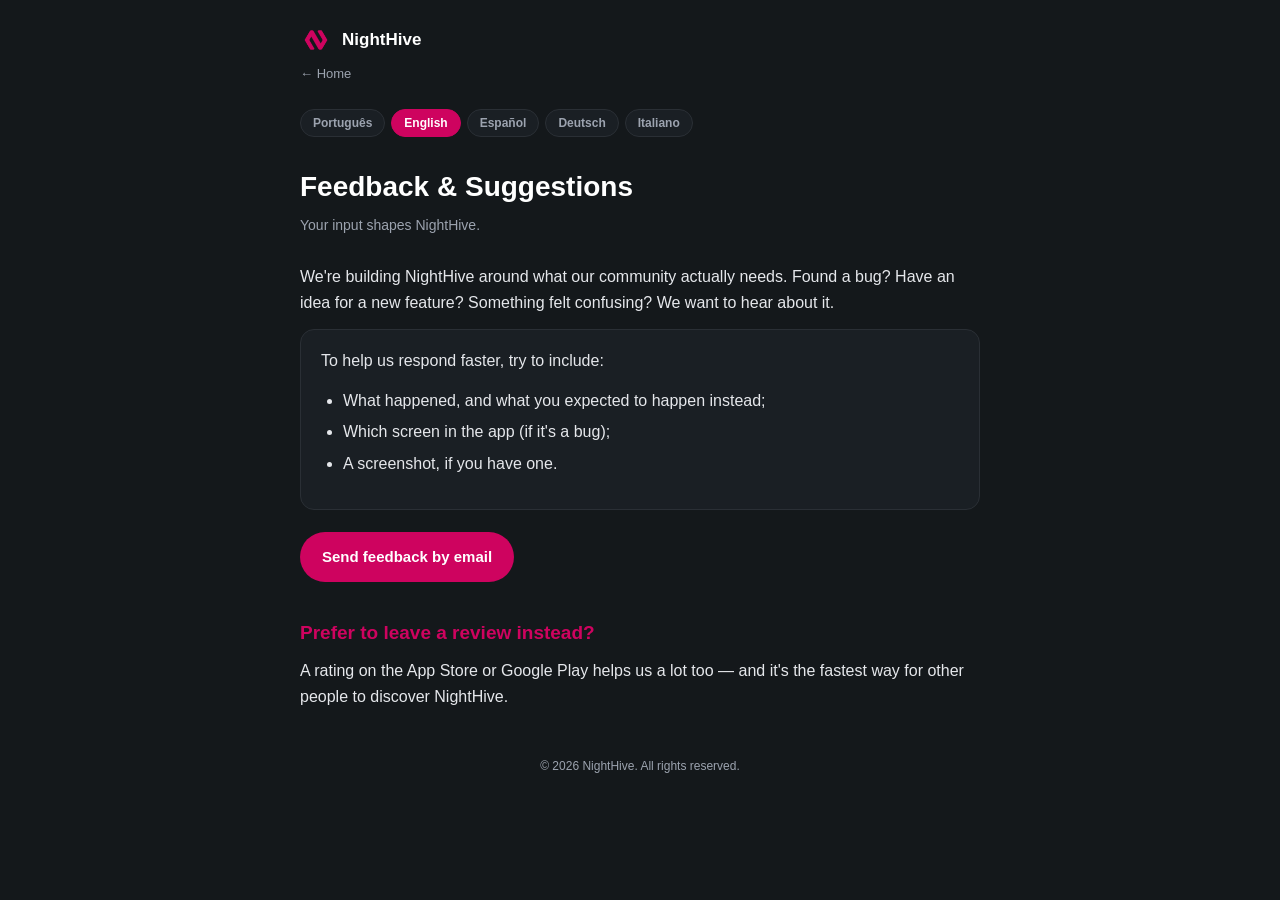
<file: feedback.html>
<!doctype html>
<html lang="pt">
<head>
<meta charset="utf-8">
<meta name="viewport" content="width=device-width, initial-scale=1">
<title>Feedback & Suggestions — NightHive</title>
<meta name="description" content="Send feedback, report a bug, or suggest a feature for NightHive.">
<link rel="icon" href="assets/img/favicon.png">
<link rel="stylesheet" href="assets/style.css">
</head>
<body>
<div class="wrap">
  <header class="site-header">
    <a class="brand" href="index.html"><img src="assets/img/logo.jpg" alt=""> NightHive</a>
  </header>
  <nav class="crumbs"><a href="index.html">← <span data-lang="pt">Início</span><span data-lang="en" hidden>Home</span></a></nav>

  <div class="lang-switch" role="group" aria-label="Language">
    <button type="button" data-lang-switch="pt">Português</button>
    <button type="button" data-lang-switch="en">English</button>
    <button type="button" data-lang-switch="es">Español</button>
    <button type="button" data-lang-switch="de">Deutsch</button>
    <button type="button" data-lang-switch="it">Italiano</button>
  </div>
  <p class="lang-fallback-note" id="lang-fallback-note" hidden></p>

  <main>
    <div data-lang="pt">
      <h1>Feedback e Sugestões</h1>
      <p class="subtitle">Sua opinião molda a NightHive.</p>

      <p>Estamos construindo a NightHive com base no que nossa comunidade realmente precisa. Encontrou um bug? Tem uma ideia para um novo recurso? Achou alguma coisa confusa? Queremos saber.</p>

      <div class="card">
        <p>Para agilizar o retorno, tente incluir:</p>
        <ul>
          <li>O que aconteceu, e o que você esperava que acontecesse;</li>
          <li>Em qual tela do app (se for um bug);</li>
          <li>Se possível, um print da tela.</li>
        </ul>
      </div>

      <a class="button" href="mailto:raelmarchantpeixoto@gmail.com?subject=NightHive%20Feedback">Enviar feedback por e-mail</a>

      <h2>Prefere avaliar o app?</h2>
      <p>Uma avaliação na App Store ou no Google Play também nos ajuda muito — e é a forma mais rápida de outras pessoas descobrirem a NightHive.</p>
    </div>

    <div data-lang="en" hidden>
      <h1>Feedback & Suggestions</h1>
      <p class="subtitle">Your input shapes NightHive.</p>

      <p>We're building NightHive around what our community actually needs. Found a bug? Have an idea for a new feature? Something felt confusing? We want to hear about it.</p>

      <div class="card">
        <p>To help us respond faster, try to include:</p>
        <ul>
          <li>What happened, and what you expected to happen instead;</li>
          <li>Which screen in the app (if it's a bug);</li>
          <li>A screenshot, if you have one.</li>
        </ul>
      </div>

      <a class="button" href="mailto:raelmarchantpeixoto@gmail.com?subject=NightHive%20Feedback">Send feedback by email</a>

      <h2>Prefer to leave a review instead?</h2>
      <p>A rating on the App Store or Google Play helps us a lot too — and it's the fastest way for other people to discover NightHive.</p>
    </div>
  </main>

  <footer class="site-footer">
    <div data-lang="pt">© 2026 NightHive. Todos os direitos reservados.</div>
    <div data-lang="en" hidden>© 2026 NightHive. All rights reserved.</div>
  </footer>
</div>
<script src="assets/lang.js"></script>
</body>
</html>
</file>
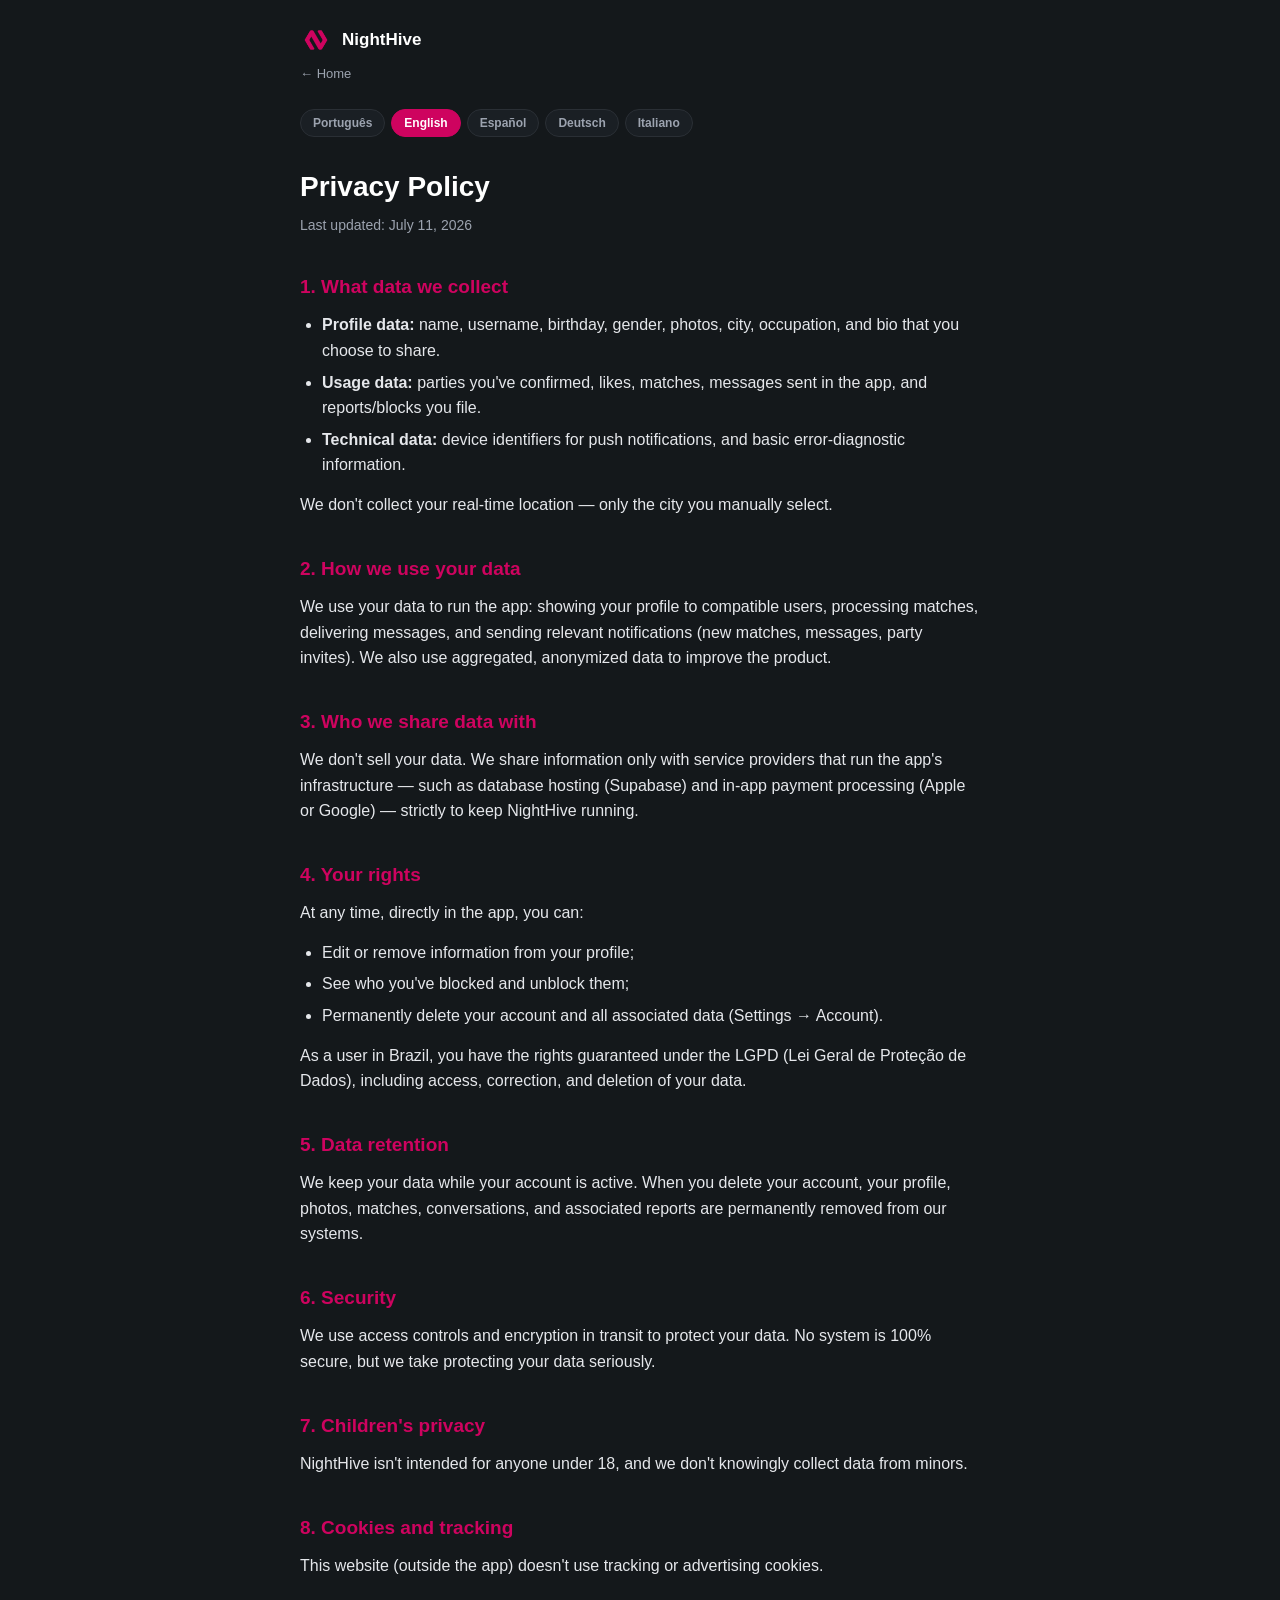
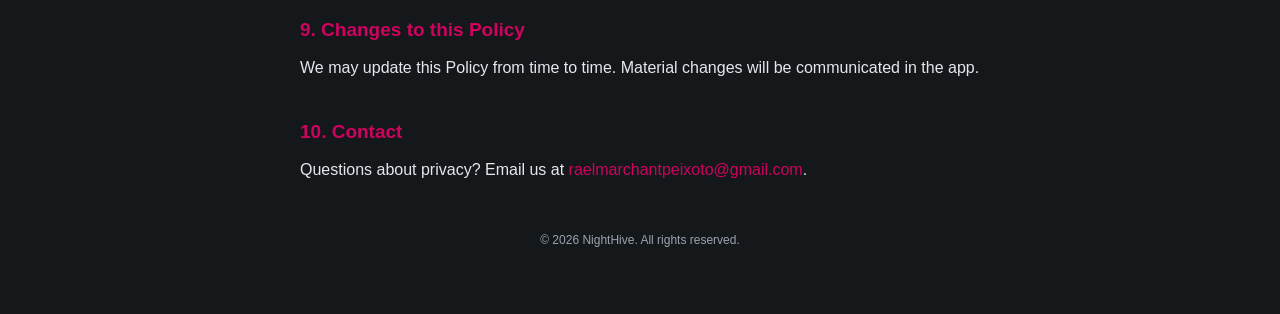
<file: privacy.html>
<!doctype html>
<html lang="pt">
<head>
<meta charset="utf-8">
<meta name="viewport" content="width=device-width, initial-scale=1">
<title>Privacy Policy — NightHive</title>
<meta name="description" content="NightHive Privacy Policy.">
<link rel="icon" href="assets/img/favicon.png">
<link rel="stylesheet" href="assets/style.css">
</head>
<body>
<div class="wrap">
  <header class="site-header">
    <a class="brand" href="index.html"><img src="assets/img/logo.jpg" alt=""> NightHive</a>
  </header>
  <nav class="crumbs"><a href="index.html">← <span data-lang="pt">Início</span><span data-lang="en" hidden>Home</span></a></nav>

  <div class="lang-switch" role="group" aria-label="Language">
    <button type="button" data-lang-switch="pt">Português</button>
    <button type="button" data-lang-switch="en">English</button>
    <button type="button" data-lang-switch="es">Español</button>
    <button type="button" data-lang-switch="de">Deutsch</button>
    <button type="button" data-lang-switch="it">Italiano</button>
  </div>
  <p class="lang-fallback-note" id="lang-fallback-note" hidden></p>

  <main>
    <div data-lang="pt">
      <h1>Política de Privacidade</h1>
      <p class="subtitle">Última atualização: 11 de julho de 2026</p>

      <h2>1. Quais dados coletamos</h2>
      <ul>
        <li><strong>Dados de perfil:</strong> nome, nome de usuário, data de nascimento, gênero, fotos, cidade, ocupação e biografia que você escolhe compartilhar.</li>
        <li><strong>Dados de uso:</strong> festas confirmadas, curtidas, matches, mensagens trocadas no app, e denúncias/bloqueios que você registra.</li>
        <li><strong>Dados técnicos:</strong> identificadores de dispositivo para notificações push, e informações básicas de diagnóstico de erros.</li>
      </ul>
      <p>Não coletamos sua localização em tempo real — apenas a cidade que você seleciona manualmente.</p>

      <h2>2. Como usamos seus dados</h2>
      <p>Usamos seus dados para operar o app: mostrar seu perfil a outros usuários compatíveis, processar matches, entregar mensagens e enviar notificações relevantes (novos matches, mensagens, convites para festas). Também usamos dados agregados e anonimizados para melhorar o produto.</p>

      <h2>3. Com quem compartilhamos dados</h2>
      <p>Não vendemos seus dados. Compartilhamos informações apenas com prestadores de serviço que operam a infraestrutura do app — como hospedagem de banco de dados (Supabase) e processamento de pagamentos em apps (Apple ou Google) — estritamente para viabilizar o funcionamento da NightHive.</p>

      <h2>4. Seus direitos</h2>
      <p>Você pode, a qualquer momento, direto no app:</p>
      <ul>
        <li>Editar ou remover informações do seu perfil;</li>
        <li>Ver quem você bloqueou e desbloquear;</li>
        <li>Excluir permanentemente sua conta e todos os dados associados (Configurações → Conta).</li>
      </ul>
      <p>Como usuário no Brasil, você tem os direitos garantidos pela LGPD (Lei Geral de Proteção de Dados), incluindo acesso, correção e eliminação dos seus dados.</p>

      <h2>5. Retenção de dados</h2>
      <p>Mantemos seus dados enquanto sua conta estiver ativa. Ao excluir sua conta, seu perfil, fotos, matches, conversas e denúncias associadas são removidos permanentemente dos nossos sistemas.</p>

      <h2>6. Segurança</h2>
      <p>Usamos controles de acesso e criptografia em trânsito para proteger seus dados. Nenhum sistema é 100% seguro, mas levamos a proteção dos seus dados a sério.</p>

      <h2>7. Menores de idade</h2>
      <p>A NightHive não é destinada a menores de 18 anos, e não coletamos intencionalmente dados de menores.</p>

      <h2>8. Cookies e rastreamento</h2>
      <p>Este site (fora do aplicativo) não usa cookies de rastreamento ou publicidade.</p>

      <h2>9. Alterações a esta Política</h2>
      <p>Podemos atualizar esta Política periodicamente. Mudanças relevantes serão comunicadas no app.</p>

      <h2>10. Contato</h2>
      <p>Dúvidas sobre privacidade? Escreva para <a href="mailto:raelmarchantpeixoto@gmail.com">raelmarchantpeixoto@gmail.com</a>.</p>
    </div>

    <div data-lang="en" hidden>
      <h1>Privacy Policy</h1>
      <p class="subtitle">Last updated: July 11, 2026</p>

      <h2>1. What data we collect</h2>
      <ul>
        <li><strong>Profile data:</strong> name, username, birthday, gender, photos, city, occupation, and bio that you choose to share.</li>
        <li><strong>Usage data:</strong> parties you've confirmed, likes, matches, messages sent in the app, and reports/blocks you file.</li>
        <li><strong>Technical data:</strong> device identifiers for push notifications, and basic error-diagnostic information.</li>
      </ul>
      <p>We don't collect your real-time location — only the city you manually select.</p>

      <h2>2. How we use your data</h2>
      <p>We use your data to run the app: showing your profile to compatible users, processing matches, delivering messages, and sending relevant notifications (new matches, messages, party invites). We also use aggregated, anonymized data to improve the product.</p>

      <h2>3. Who we share data with</h2>
      <p>We don't sell your data. We share information only with service providers that run the app's infrastructure — such as database hosting (Supabase) and in-app payment processing (Apple or Google) — strictly to keep NightHive running.</p>

      <h2>4. Your rights</h2>
      <p>At any time, directly in the app, you can:</p>
      <ul>
        <li>Edit or remove information from your profile;</li>
        <li>See who you've blocked and unblock them;</li>
        <li>Permanently delete your account and all associated data (Settings → Account).</li>
      </ul>
      <p>As a user in Brazil, you have the rights guaranteed under the LGPD (Lei Geral de Proteção de Dados), including access, correction, and deletion of your data.</p>

      <h2>5. Data retention</h2>
      <p>We keep your data while your account is active. When you delete your account, your profile, photos, matches, conversations, and associated reports are permanently removed from our systems.</p>

      <h2>6. Security</h2>
      <p>We use access controls and encryption in transit to protect your data. No system is 100% secure, but we take protecting your data seriously.</p>

      <h2>7. Children's privacy</h2>
      <p>NightHive isn't intended for anyone under 18, and we don't knowingly collect data from minors.</p>

      <h2>8. Cookies and tracking</h2>
      <p>This website (outside the app) doesn't use tracking or advertising cookies.</p>

      <h2>9. Changes to this Policy</h2>
      <p>We may update this Policy from time to time. Material changes will be communicated in the app.</p>

      <h2>10. Contact</h2>
      <p>Questions about privacy? Email us at <a href="mailto:raelmarchantpeixoto@gmail.com">raelmarchantpeixoto@gmail.com</a>.</p>
    </div>
  </main>

  <footer class="site-footer">
    <div data-lang="pt">© 2026 NightHive. Todos os direitos reservados.</div>
    <div data-lang="en" hidden>© 2026 NightHive. All rights reserved.</div>
  </footer>
</div>
<script src="assets/lang.js"></script>
</body>
</html>
</file>
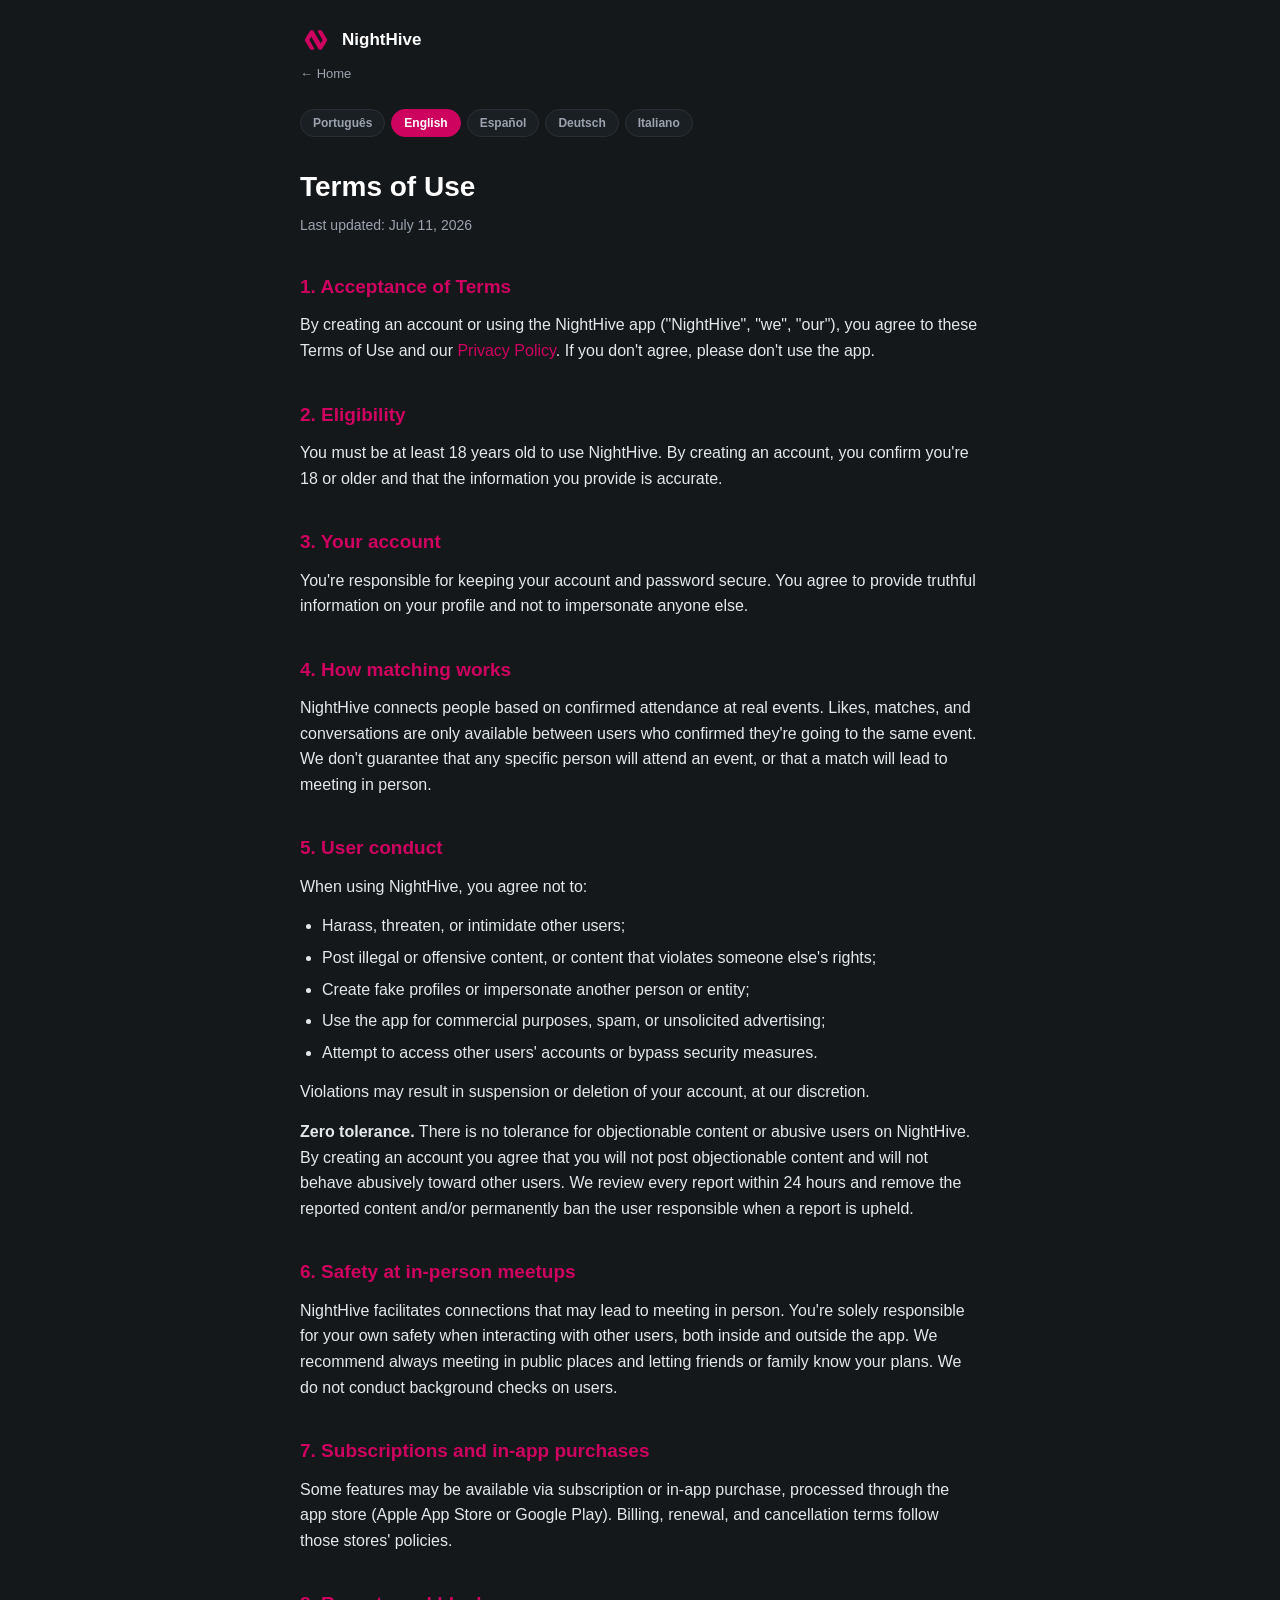
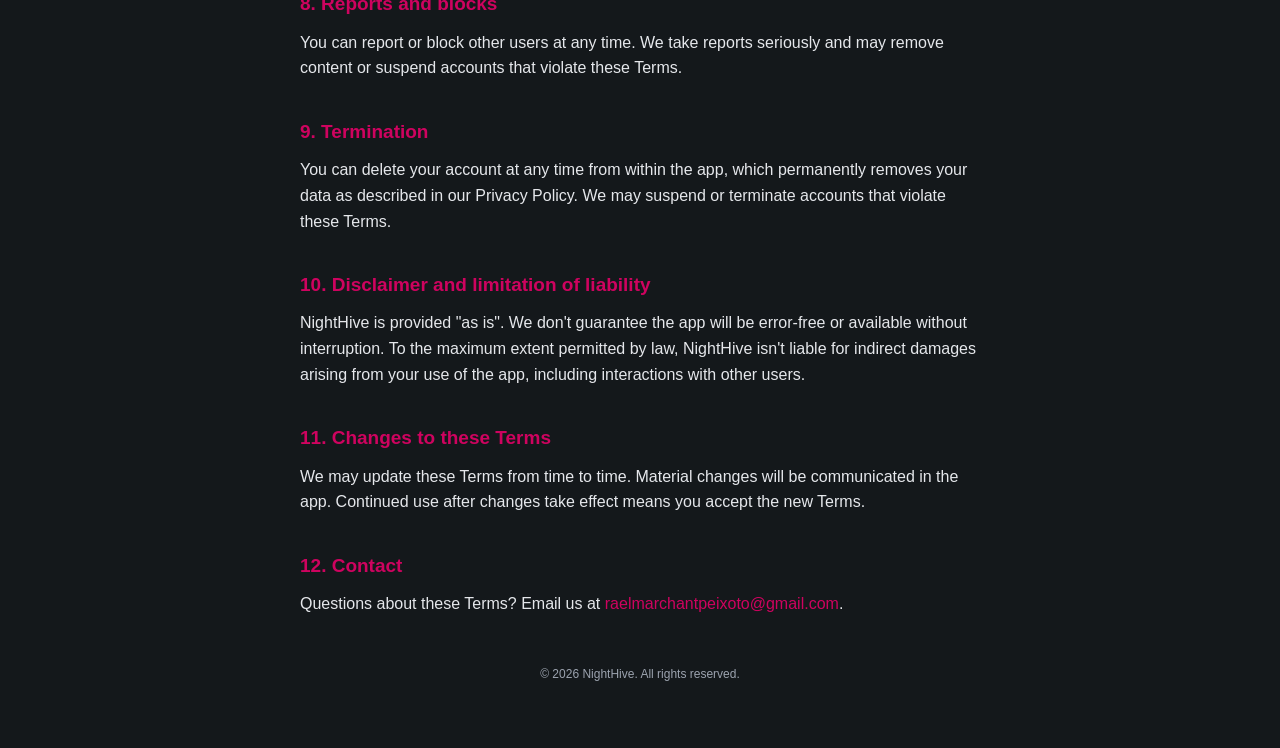
<file: terms.html>
<!doctype html>
<html lang="pt">
<head>
<meta charset="utf-8">
<meta name="viewport" content="width=device-width, initial-scale=1">
<title>Terms of Use — NightHive</title>
<meta name="description" content="NightHive Terms of Use.">
<link rel="icon" href="assets/img/favicon.png">
<link rel="stylesheet" href="assets/style.css">
</head>
<body>
<div class="wrap">
  <header class="site-header">
    <a class="brand" href="index.html"><img src="assets/img/logo.jpg" alt=""> NightHive</a>
  </header>
  <nav class="crumbs"><a href="index.html">← <span data-lang="pt">Início</span><span data-lang="en" hidden>Home</span></a></nav>

  <div class="lang-switch" role="group" aria-label="Language">
    <button type="button" data-lang-switch="pt">Português</button>
    <button type="button" data-lang-switch="en">English</button>
    <button type="button" data-lang-switch="es">Español</button>
    <button type="button" data-lang-switch="de">Deutsch</button>
    <button type="button" data-lang-switch="it">Italiano</button>
  </div>
  <p class="lang-fallback-note" id="lang-fallback-note" hidden></p>

  <main>
    <div data-lang="pt">
      <h1>Termos de Uso</h1>
      <p class="subtitle">Última atualização: 11 de julho de 2026</p>

      <h2>1. Aceitação dos Termos</h2>
      <p>Ao criar uma conta ou usar o aplicativo NightHive ("NightHive", "nós", "nosso"), você concorda com estes Termos de Uso e com nossa <a href="privacy.html">Política de Privacidade</a>. Se você não concorda, não utilize o aplicativo.</p>

      <h2>2. Elegibilidade</h2>
      <p>Você precisa ter pelo menos 18 anos para usar a NightHive. Ao criar uma conta, você declara que tem 18 anos ou mais e que as informações fornecidas são verdadeiras.</p>

      <h2>3. Sua conta</h2>
      <p>Você é responsável por manter a segurança da sua conta e senha. Você concorda em fornecer informações verdadeiras no seu perfil e em não se passar por outra pessoa.</p>

      <h2>4. Como funciona o match</h2>
      <p>A NightHive conecta pessoas com base em presença confirmada em eventos reais. Curtidas, matches e conversas só ficam disponíveis entre usuários que confirmaram presença no mesmo evento. Não garantimos que qualquer pessoa específica estará presente em um evento, nem que um match resultará em um encontro.</p>

      <h2>5. Conduta do usuário</h2>
      <p>Ao usar a NightHive, você concorda em não:</p>
      <ul>
        <li>Assediar, ameaçar ou intimidar outros usuários;</li>
        <li>Publicar conteúdo ilegal, ofensivo, ou que viole direitos de terceiros;</li>
        <li>Criar perfis falsos ou se passar por outra pessoa ou entidade;</li>
        <li>Usar o app para fins comerciais, spam ou solicitação não autorizada;</li>
        <li>Tentar acessar contas de outros usuários ou burlar medidas de segurança.</li>
      </ul>
      <p>Violações podem resultar em suspensão ou exclusão da sua conta, a nosso critério.</p>
      <p><strong>Tolerância zero.</strong> Não toleramos conteúdo impróprio nem usuários abusivos na NightHive. Ao criar uma conta, você concorda que não publicará conteúdo impróprio e que não se comportará de forma abusiva com outros usuários. Analisamos todas as denúncias em até 24 horas e removemos o conteúdo denunciado e/ou banimos permanentemente o usuário responsável quando a denúncia procede.</p>

      <h2>6. Segurança em encontros presenciais</h2>
      <p>A NightHive facilita conexões que podem levar a encontros presenciais. Você é o único responsável pela sua segurança ao interagir com outros usuários, dentro e fora do app. Recomendamos sempre se encontrar em locais públicos e informar amigos ou familiares sobre seus planos. Não realizamos verificação de antecedentes de usuários.</p>

      <h2>7. Assinaturas e compras no app</h2>
      <p>Alguns recursos podem estar disponíveis via assinatura ou compra dentro do aplicativo, processadas pela loja de aplicativos (App Store ou Google Play). Os termos de cobrança, renovação e cancelamento seguem as políticas dessas lojas.</p>

      <h2>8. Denúncias e bloqueios</h2>
      <p>Você pode denunciar ou bloquear outros usuários a qualquer momento. Levamos denúncias a sério e podemos remover conteúdo ou suspender contas que violem estes Termos.</p>

      <h2>9. Encerramento</h2>
      <p>Você pode excluir sua conta a qualquer momento pelo app, o que remove permanentemente seus dados conforme descrito na nossa Política de Privacidade. Podemos suspender ou encerrar contas que violem estes Termos.</p>

      <h2>10. Isenção de garantias e limitação de responsabilidade</h2>
      <p>A NightHive é fornecida "como está". Não garantimos que o aplicativo estará livre de erros ou disponível ininterruptamente. Na máxima extensão permitida por lei, a NightHive não se responsabiliza por danos indiretos decorrentes do uso do aplicativo, incluindo interações com outros usuários.</p>

      <h2>11. Alterações a estes Termos</h2>
      <p>Podemos atualizar estes Termos periodicamente. Mudanças relevantes serão comunicadas no app. O uso continuado após alterações significa aceitação dos novos Termos.</p>

      <h2>12. Contato</h2>
      <p>Dúvidas sobre estes Termos? Escreva para <a href="mailto:raelmarchantpeixoto@gmail.com">raelmarchantpeixoto@gmail.com</a>.</p>
    </div>

    <div data-lang="en" hidden>
      <h1>Terms of Use</h1>
      <p class="subtitle">Last updated: July 11, 2026</p>

      <h2>1. Acceptance of Terms</h2>
      <p>By creating an account or using the NightHive app ("NightHive", "we", "our"), you agree to these Terms of Use and our <a href="privacy.html">Privacy Policy</a>. If you don't agree, please don't use the app.</p>

      <h2>2. Eligibility</h2>
      <p>You must be at least 18 years old to use NightHive. By creating an account, you confirm you're 18 or older and that the information you provide is accurate.</p>

      <h2>3. Your account</h2>
      <p>You're responsible for keeping your account and password secure. You agree to provide truthful information on your profile and not to impersonate anyone else.</p>

      <h2>4. How matching works</h2>
      <p>NightHive connects people based on confirmed attendance at real events. Likes, matches, and conversations are only available between users who confirmed they're going to the same event. We don't guarantee that any specific person will attend an event, or that a match will lead to meeting in person.</p>

      <h2>5. User conduct</h2>
      <p>When using NightHive, you agree not to:</p>
      <ul>
        <li>Harass, threaten, or intimidate other users;</li>
        <li>Post illegal or offensive content, or content that violates someone else's rights;</li>
        <li>Create fake profiles or impersonate another person or entity;</li>
        <li>Use the app for commercial purposes, spam, or unsolicited advertising;</li>
        <li>Attempt to access other users' accounts or bypass security measures.</li>
      </ul>
      <p>Violations may result in suspension or deletion of your account, at our discretion.</p>
      <p><strong>Zero tolerance.</strong> There is no tolerance for objectionable content or abusive users on NightHive. By creating an account you agree that you will not post objectionable content and will not behave abusively toward other users. We review every report within 24 hours and remove the reported content and/or permanently ban the user responsible when a report is upheld.</p>

      <h2>6. Safety at in-person meetups</h2>
      <p>NightHive facilitates connections that may lead to meeting in person. You're solely responsible for your own safety when interacting with other users, both inside and outside the app. We recommend always meeting in public places and letting friends or family know your plans. We do not conduct background checks on users.</p>

      <h2>7. Subscriptions and in-app purchases</h2>
      <p>Some features may be available via subscription or in-app purchase, processed through the app store (Apple App Store or Google Play). Billing, renewal, and cancellation terms follow those stores' policies.</p>

      <h2>8. Reports and blocks</h2>
      <p>You can report or block other users at any time. We take reports seriously and may remove content or suspend accounts that violate these Terms.</p>

      <h2>9. Termination</h2>
      <p>You can delete your account at any time from within the app, which permanently removes your data as described in our Privacy Policy. We may suspend or terminate accounts that violate these Terms.</p>

      <h2>10. Disclaimer and limitation of liability</h2>
      <p>NightHive is provided "as is". We don't guarantee the app will be error-free or available without interruption. To the maximum extent permitted by law, NightHive isn't liable for indirect damages arising from your use of the app, including interactions with other users.</p>

      <h2>11. Changes to these Terms</h2>
      <p>We may update these Terms from time to time. Material changes will be communicated in the app. Continued use after changes take effect means you accept the new Terms.</p>

      <h2>12. Contact</h2>
      <p>Questions about these Terms? Email us at <a href="mailto:raelmarchantpeixoto@gmail.com">raelmarchantpeixoto@gmail.com</a>.</p>
    </div>
  </main>

  <footer class="site-footer">
    <div data-lang="pt">© 2026 NightHive. Todos os direitos reservados.</div>
    <div data-lang="en" hidden>© 2026 NightHive. All rights reserved.</div>
  </footer>
</div>
<script src="assets/lang.js"></script>
</body>
</html>
</file>
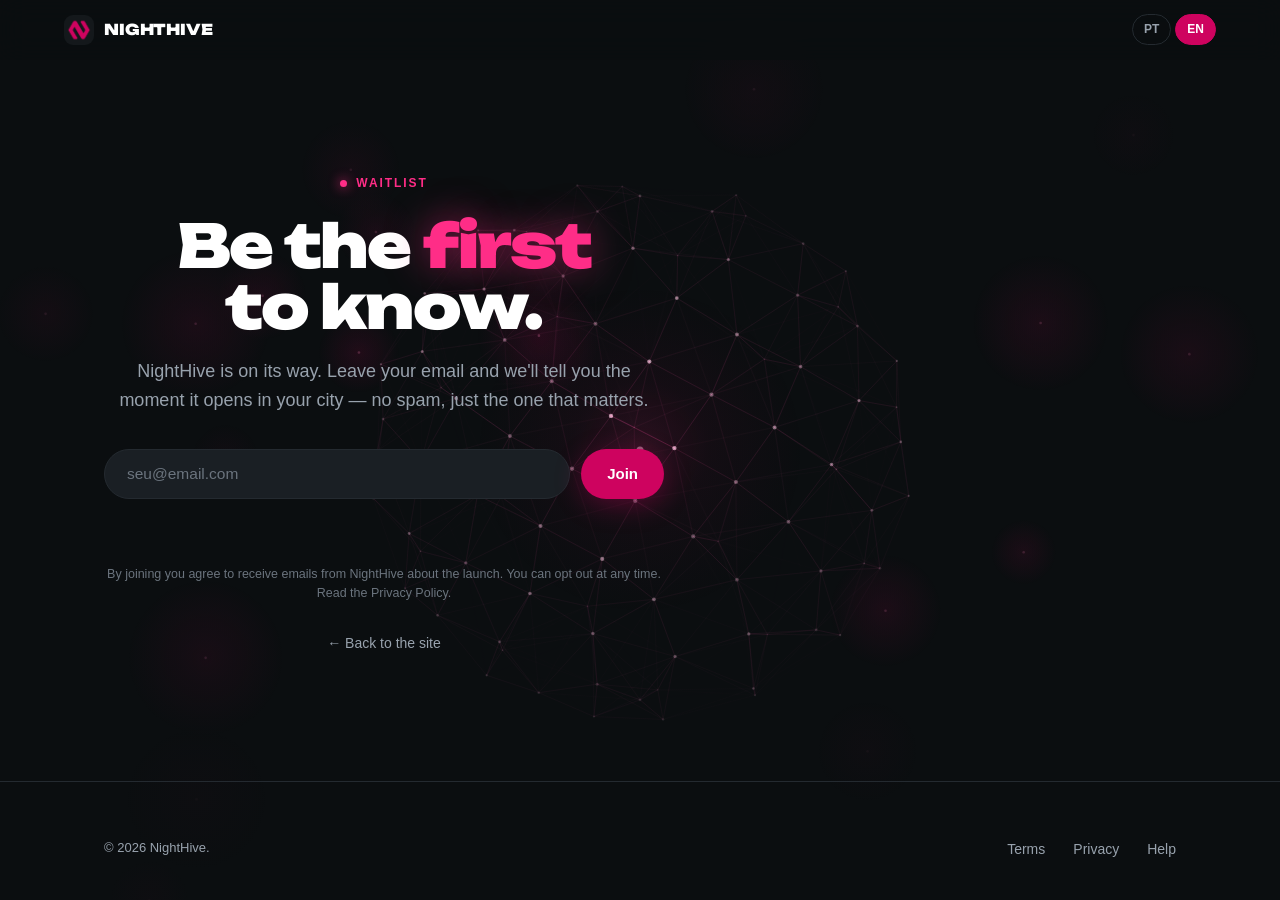
<file: waitlist.html>
<!doctype html>
<html lang="pt">
<head>
<meta charset="utf-8">
<meta name="viewport" content="width=device-width, initial-scale=1">
<title>NightHive — Lista de espera</title>
<meta name="description" content="Entre na lista de espera do NightHive e seja avisado quando o app chegar na sua cidade.">
<meta name="theme-color" content="#0b0e10">
<link rel="icon" href="assets/img/favicon.png">
<meta name="robots" content="index, follow">

<meta property="og:type" content="website">
<meta property="og:title" content="NightHive — Lista de espera">
<meta property="og:description" content="Seja avisado quando o NightHive chegar na sua cidade.">
<meta property="og:image" content="assets/img/logo.jpg">
<meta name="twitter:card" content="summary_large_image">

<link rel="preload" href="assets/fonts/unbounded-900.woff2" as="font" type="font/woff2" crossorigin>
<link rel="stylesheet" href="assets/landing.css">
</head>
<body>

<div class="wl-page">
  <nav class="nav">
    <a class="nav-brand" href="index.html">
      <img src="assets/img/logo.jpg" alt="">
      <span>NIGHTHIVE</span>
    </a>
    <div class="nav-right">
      <div class="lang-pills" role="group" aria-label="Idioma / Language">
        <button type="button" data-lang-switch="pt">PT</button>
        <button type="button" data-lang-switch="en">EN</button>
      </div>
    </div>
  </nav>

  <!-- Same hive as the landing hero so the two pages read as one site.
       "compact" runs it smaller and dimmer, because here the form sits
       directly over the centre of the structure. -->
  <canvas id="hive-canvas" data-variant="compact" aria-hidden="true"></canvas>

  <main class="wl-main">
    <div class="shell">
      <div class="wl-card">
        <p class="lang-fallback-note" id="lang-fallback-note" hidden></p>

        <div data-lang="pt">
          <p class="eyebrow">Lista de espera</p>
          <h1>Seja o <em>primeiro</em> a saber.</h1>
          <p class="lede">
            O NightHive está chegando. Deixe seu e-mail e a gente avisa assim
            que abrir na sua cidade — sem spam, só o aviso que importa.
          </p>
        </div>
        <div data-lang="en" hidden>
          <p class="eyebrow">Waitlist</p>
          <h1>Be the <em>first</em> to know.</h1>
          <p class="lede">
            NightHive is on its way. Leave your email and we'll tell you the
            moment it opens in your city — no spam, just the one that matters.
          </p>
        </div>

        <form class="wl-form" id="wl-form" novalidate>
          <label for="wl-email" class="sr-only" data-lang="pt">E-mail</label>
          <label for="wl-email" class="sr-only" data-lang="en" hidden>Email</label>

          <input
            type="email"
            id="wl-email"
            name="email"
            autocomplete="email"
            inputmode="email"
            spellcheck="false"
            required
            placeholder="seu@email.com"
          >
          <button type="submit" class="btn" id="wl-submit">
            <span data-lang="pt">Quero entrar</span>
            <span data-lang="en" hidden>Join</span>
          </button>
        </form>

        <p class="wl-msg" id="wl-msg" role="status" aria-live="polite"></p>

        <p class="wl-fine" data-lang="pt">
          Ao entrar na lista você concorda em receber e-mails do NightHive sobre
          o lançamento. Dá pra sair quando quiser. Veja a
          <a href="privacy.html">Política de Privacidade</a>.
        </p>
        <p class="wl-fine" data-lang="en" hidden>
          By joining you agree to receive emails from NightHive about the
          launch. You can opt out at any time. Read the
          <a href="privacy.html">Privacy Policy</a>.
        </p>

        <p class="wl-back">
          <a href="index.html" data-lang="pt">← Voltar para o site</a>
          <a href="index.html" data-lang="en" hidden>← Back to the site</a>
        </p>
      </div>
    </div>
  </main>

  <footer class="site-footer" style="background:transparent;position:relative;z-index:2">
    <div class="shell">
      <div class="footer-bottom" style="border:0;padding-top:0">
        <div>
          <span data-lang="pt">© 2026 NightHive.</span>
          <span data-lang="en" hidden>© 2026 NightHive.</span>
        </div>
        <div class="footer-links">
          <a href="terms.html" data-lang="pt">Termos</a>
          <a href="terms.html" data-lang="en" hidden>Terms</a>
          <a href="privacy.html" data-lang="pt">Privacidade</a>
          <a href="privacy.html" data-lang="en" hidden>Privacy</a>
          <a href="faq.html" data-lang="pt">Ajuda</a>
          <a href="faq.html" data-lang="en" hidden>Help</a>
        </div>
      </div>
    </div>
  </footer>
</div>

<script src="assets/lang.js"></script>
<script src="assets/hive.js"></script>
<script src="assets/waitlist.js"></script>
</body>
</html>
</file>
<file: assets/landing.css>
/* ==========================================================================
   NightHive — landing + waitlist styles
   --------------------------------------------------------------------------
   Standalone on purpose: does NOT depend on style.css, whose .wrap caps
   content at 720px (right for the legal/support pages, wrong for a
   full-bleed landing page). Anything shared is duplicated deliberately
   rather than coupling the two.

   Display face is Unbounded (SIL Open Font License 1.1 — see
   assets/fonts/OFL.txt), self-hosted rather than loaded from a font CDN so
   the page has zero third-party requests and renders fast on mobile data.
   Only the latin subset ships; it covers every Portuguese accent
   (á ã ç é ê í ó õ ú all live in U+00C0–U+00FF).
   ========================================================================== */

@font-face {
  font-family: 'Unbounded';
  src: url('fonts/unbounded-700.woff2') format('woff2');
  font-weight: 700;
  font-style: normal;
  font-display: swap;
}
@font-face {
  font-family: 'Unbounded';
  src: url('fonts/unbounded-900.woff2') format('woff2');
  font-weight: 900;
  font-style: normal;
  font-display: swap;
}

:root {
  /* Brand tokens match the app (mobile/src/theme/colors.ts) so the site and
     the product read as one thing. --magenta-hot is a landing-only lift of
     the brand magenta: #ce035f is correct in the app's UI, but on a large
     dark canvas it needs more luminance to actually glow. */
  --magenta: #ce035f;
  --magenta-hot: #ff2d87;
  --ink: #0b0e10;
  --surface: #14181b;
  --surface-raised: #1a1f24;
  --border: #242a30;
  --text: #ffffff;
  --muted: #98a2ad;

  --display: 'Unbounded', 'Arial Black', system-ui, sans-serif;
  --body: -apple-system, BlinkMacSystemFont, 'Segoe UI', Roboto, Helvetica, Arial, sans-serif;

  --gutter: clamp(20px, 5vw, 64px);
  --measure: 1200px;
}

* { box-sizing: border-box; }

/* Drives language switching (lang.js toggles [hidden] on every [data-lang]
   element) and must outrank any display: rule below. A `display: grid` on a
   hidden language variant would otherwise render BOTH languages stacked --
   this exact bug shipped once on index.html's old hub grid. */
[hidden] { display: none !important; }

html {
  scroll-behavior: smooth;
  -webkit-text-size-adjust: 100%;
}

body {
  margin: 0;
  background: var(--ink);
  color: var(--text);
  font-family: var(--body);
  line-height: 1.6;
  overflow-x: hidden;
  -webkit-font-smoothing: antialiased;
}

::selection { background: var(--magenta); color: #fff; }

a { color: inherit; text-decoration: none; }

:focus-visible {
  outline: 2px solid var(--magenta-hot);
  outline-offset: 3px;
  border-radius: 4px;
}

.shell {
  width: 100%;
  max-width: var(--measure);
  margin: 0 auto;
  padding-inline: var(--gutter);
}

/* ============================ Navigation ============================ */

.nav {
  position: fixed;
  inset: 0 0 auto 0;
  z-index: 50;
  display: flex;
  align-items: center;
  justify-content: space-between;
  gap: 16px;
  padding: 14px var(--gutter);
  background: rgba(11, 14, 16, 0.72);
  backdrop-filter: blur(14px);
  -webkit-backdrop-filter: blur(14px);
  border-bottom: 1px solid transparent;
  transition: border-color 0.3s ease, background 0.3s ease;
}
.nav.scrolled { border-bottom-color: var(--border); }

.nav-brand {
  display: flex;
  align-items: center;
  gap: 10px;
  font-family: var(--display);
  font-weight: 900;
  font-size: 15px;
  letter-spacing: -0.01em;
  flex-shrink: 0;
}
.nav-brand img {
  width: 30px;
  height: 30px;
  border-radius: 9px;
  object-fit: cover;
}

.nav-links {
  display: flex;
  align-items: center;
  gap: 26px;
  font-size: 14px;
  color: var(--muted);
}
.nav-links a { transition: color 0.2s ease; }
.nav-links a:hover { color: var(--text); }

.nav-right { display: flex; align-items: center; gap: 14px; }

/* Compact language switcher — inherits lang.js's [data-lang-switch] hooks. */
.lang-pills { display: flex; gap: 4px; }
.lang-pills button {
  background: transparent;
  border: 1px solid var(--border);
  color: var(--muted);
  border-radius: 999px;
  padding: 5px 11px;
  font: inherit;
  font-size: 12px;
  font-weight: 700;
  cursor: pointer;
  transition: all 0.2s ease;
}
.lang-pills button:hover { color: var(--text); border-color: var(--muted); }
.lang-pills button.active {
  background: var(--magenta);
  border-color: var(--magenta);
  color: #fff;
}

.btn {
  display: inline-flex;
  align-items: center;
  justify-content: center;
  gap: 8px;
  background: var(--magenta);
  color: #fff;
  font-weight: 700;
  font-size: 15px;
  padding: 14px 26px;
  border: none;
  border-radius: 999px;
  cursor: pointer;
  font-family: var(--body);
  transition: transform 0.2s ease, box-shadow 0.2s ease, background 0.2s ease;
  box-shadow: 0 6px 28px rgba(206, 3, 95, 0.32);
}
.btn:hover {
  background: var(--magenta-hot);
  transform: translateY(-2px);
  box-shadow: 0 10px 36px rgba(255, 45, 135, 0.42);
}
.btn:active { transform: translateY(0); }
.btn.small { padding: 9px 18px; font-size: 13.5px; box-shadow: none; }
.btn.ghost {
  background: transparent;
  border: 1px solid var(--border);
  box-shadow: none;
  color: var(--text);
}
.btn.ghost:hover { background: var(--surface-raised); border-color: var(--muted); transform: none; }

/* ============================== Hero ================================ */

.hero {
  position: relative;
  min-height: 100svh;
  display: flex;
  align-items: center;
  padding: 120px 0 80px;
  overflow: hidden;
}

/* The canvas renders the "hive": drifting points (people) pulled toward
   glowing nodes (parties), with a line flaring between two of them when
   they meet — the product's actual mechanic as ambient motion, rather than
   decorative particles. See hive.js. */
#hive-canvas {
  position: absolute;
  inset: 0;
  width: 100%;
  height: 100%;
  display: block;
  z-index: 0;
}

/* Vignette + floor fade so the canvas never competes with the headline and
   dissolves cleanly into the next section. */
.hero::after {
  content: '';
  position: absolute;
  inset: 0;
  z-index: 1;
  pointer-events: none;
  background:
    radial-gradient(120% 90% at 70% 40%, transparent 0%, rgba(11, 14, 16, 0.55) 55%, var(--ink) 100%),
    linear-gradient(to bottom, transparent 60%, var(--ink) 100%);
}

.hero-inner { position: relative; z-index: 2; width: 100%; }

/* Sized in px, NOT ch. A `ch` max-width here resolves against this div's
   inherited 16px body font (~150px wide), not the 104px headline inside it,
   which crushed the whole hero into a narrow ribbon. Any ch-based measure
   has to live on the element that actually carries the large font-size --
   see .hero-title below. */
.hero-copy { max-width: min(780px, 100%); }

.eyebrow {
  display: inline-flex;
  align-items: center;
  gap: 9px;
  font-size: 12px;
  font-weight: 700;
  letter-spacing: 0.16em;
  text-transform: uppercase;
  color: var(--magenta-hot);
  margin-bottom: 22px;
}
.eyebrow::before {
  content: '';
  width: 7px;
  height: 7px;
  border-radius: 50%;
  background: var(--magenta-hot);
  box-shadow: 0 0 12px var(--magenta-hot);
  animation: pulse 2.4s ease-in-out infinite;
}
@keyframes pulse {
  0%, 100% { opacity: 1; transform: scale(1); }
  50% { opacity: 0.45; transform: scale(0.82); }
}

h1.hero-title {
  font-family: var(--display);
  font-weight: 900;
  font-size: clamp(40px, 7.2vw, 92px);
  line-height: 0.96;
  letter-spacing: -0.03em;
  margin: 0;
  /* Safe to use ch here: this element carries the large font-size, so the
     measure resolves against the display type as intended. */
  max-width: 11ch;
  text-wrap: balance;
}
.hero-title em {
  font-style: normal;
  color: var(--magenta-hot);
  text-shadow: 0 0 40px rgba(255, 45, 135, 0.55);
}

.hero-sub {
  margin: 26px 0 0;
  font-size: clamp(16px, 2.1vw, 19px);
  color: #cbd3da;
  max-width: 46ch;
  line-height: 1.55;
}

.hero-actions {
  display: flex;
  flex-wrap: wrap;
  gap: 14px;
  margin-top: 38px;
}

.hero-note {
  margin-top: 18px;
  font-size: 13px;
  color: var(--muted);
}

.scroll-cue {
  position: absolute;
  bottom: 28px;
  left: 50%;
  transform: translateX(-50%);
  z-index: 2;
  display: flex;
  flex-direction: column;
  align-items: center;
  gap: 8px;
  font-size: 11px;
  letter-spacing: 0.18em;
  text-transform: uppercase;
  color: var(--muted);
}
.scroll-cue span {
  width: 1px;
  height: 42px;
  background: linear-gradient(to bottom, var(--magenta-hot), transparent);
  animation: cue 2.2s ease-in-out infinite;
}
@keyframes cue {
  0%, 100% { opacity: 0.25; transform: scaleY(0.55); transform-origin: top; }
  50% { opacity: 1; transform: scaleY(1); transform-origin: top; }
}

/* ============================ Marquee =============================== */

.marquee {
  border-block: 1px solid var(--border);
  background: var(--surface);
  padding: 15px 0;
  overflow: hidden;
  white-space: nowrap;
  position: relative;
}
/* Seamless loop requires two things, both of which were wrong before:
   1. The track holds exactly TWO identical halves and animates to -50%.
      Any `gap` on the track itself sits between those halves but is not
      part of the 50%, so the loop drifts by half the gap each cycle and
      tears open a visible hole. Spacing therefore lives INSIDE each half
      (its own gap + trailing padding), and the track's gap stays 0.
   2. Each half must be wider than the viewport, or the tail of the strip
      runs out before the next half arrives and leaves dead space on the
      right. Hence the phrase list is repeated several times per half. */
.marquee-track {
  display: inline-flex;
  gap: 0;
  animation: slide 42s linear infinite;
  will-change: transform;
}
.mq-half {
  display: inline-flex;
  align-items: center;
  gap: 38px;
  padding-right: 38px;
  flex: 0 0 auto;
}
.marquee b {
  font-family: var(--display);
  font-weight: 700;
  font-size: 14px;
  letter-spacing: 0.05em;
  text-transform: uppercase;
  color: var(--text);
  white-space: nowrap;
}
.marquee i {
  font-style: normal;
  color: var(--magenta);
}
@keyframes slide {
  from { transform: translateX(0); }
  to { transform: translateX(-50%); }
}

/* ============================ Sections ============================== */

section { position: relative; }

.band { padding: clamp(72px, 11vw, 132px) 0; }
.band.tight { padding-block: clamp(56px, 8vw, 96px); }
.band.alt { background: var(--surface); border-block: 1px solid var(--border); }

.section-head { max-width: 700px; margin-bottom: 52px; }
.section-head.center { margin-inline: auto; text-align: center; }

.kicker {
  font-size: 12px;
  font-weight: 700;
  letter-spacing: 0.15em;
  text-transform: uppercase;
  color: var(--magenta-hot);
  margin-bottom: 14px;
}

h2 {
  font-family: var(--display);
  font-weight: 900;
  font-size: clamp(28px, 4.6vw, 46px);
  line-height: 1.08;
  letter-spacing: -0.02em;
  margin: 0;
  text-wrap: balance;
}

.lede {
  margin: 18px 0 0;
  font-size: clamp(15.5px, 1.9vw, 18px);
  color: var(--muted);
  line-height: 1.6;
  max-width: 60ch;
}
.section-head.center .lede { margin-inline: auto; }

/* -------- Problem statement: one oversized line, deliberately bare ---- */

.statement {
  font-family: var(--display);
  font-weight: 900;
  font-size: clamp(26px, 5.4vw, 58px);
  line-height: 1.06;
  letter-spacing: -0.025em;
  margin: 0;
  max-width: 17ch;
  text-wrap: balance;
}
.statement u {
  text-decoration: none;
  color: var(--magenta-hot);
}
.statement-note {
  margin: 30px 0 0;
  font-size: clamp(15px, 1.9vw, 18px);
  color: var(--muted);
  max-width: 44ch;
  line-height: 1.6;
}

/* ---------------------- How it works: 3 steps ------------------------ */
/* Numbered because this genuinely IS a sequence — you cannot match before
   checking in. The numbers carry real information, they aren't decoration. */

.steps {
  display: grid;
  gap: 22px;
  grid-template-columns: repeat(auto-fit, minmax(260px, 1fr));
  counter-reset: step;
}
.step {
  position: relative;
  background: var(--surface-raised);
  border: 1px solid var(--border);
  border-radius: 20px;
  padding: 30px 26px 28px;
  overflow: hidden;
  transition: border-color 0.3s ease, transform 0.3s ease;
}
.step::before {
  counter-increment: step;
  content: counter(step, decimal-leading-zero);
  position: absolute;
  top: 16px;
  right: 20px;
  font-family: var(--display);
  font-weight: 900;
  font-size: 40px;
  line-height: 1;
  color: transparent;
  -webkit-text-stroke: 1.5px var(--border);
  transition: -webkit-text-stroke-color 0.3s ease;
}
.step:hover { border-color: rgba(206, 3, 95, 0.5); transform: translateY(-4px); }
.step:hover::before { -webkit-text-stroke-color: var(--magenta); }
.step h3 {
  font-family: var(--display);
  font-weight: 700;
  font-size: 19px;
  margin: 0 0 10px;
  /* Clears the outlined numeral in the corner -- the longest PT title
     ("Combine com quem está lá") wraps right up against it otherwise. */
  padding-right: 64px;
  letter-spacing: -0.01em;
}
.step p { margin: 0; color: var(--muted); font-size: 15px; }

/* ------------------------- Contrast rows ----------------------------- */

.compare {
  display: grid;
  gap: 18px;
  grid-template-columns: repeat(auto-fit, minmax(280px, 1fr));
}
.compare-col {
  border-radius: 20px;
  padding: 28px 26px;
  border: 1px solid var(--border);
  background: var(--surface-raised);
}
.compare-col.them { opacity: 0.72; }
.compare-col.us {
  border-color: rgba(206, 3, 95, 0.45);
  background: linear-gradient(160deg, rgba(206, 3, 95, 0.12), var(--surface-raised) 62%);
}
.compare-col h3 {
  font-family: var(--display);
  font-weight: 700;
  font-size: 15px;
  letter-spacing: 0.02em;
  margin: 0 0 18px;
  color: var(--muted);
}
.compare-col.us h3 { color: var(--magenta-hot); }
.compare-col ul { list-style: none; margin: 0; padding: 0; display: grid; gap: 13px; }
.compare-col li {
  display: flex;
  gap: 11px;
  align-items: flex-start;
  font-size: 15px;
  color: #cbd3da;
  line-height: 1.5;
}
.compare-col li::before {
  content: '';
  flex-shrink: 0;
  width: 6px;
  height: 6px;
  border-radius: 50%;
  margin-top: 9px;
  background: var(--muted);
}
.compare-col.us li::before { background: var(--magenta-hot); box-shadow: 0 0 10px var(--magenta-hot); }

/* --------------------------- Feature grid ---------------------------- */

.features {
  display: grid;
  gap: 20px;
  grid-template-columns: repeat(auto-fit, minmax(230px, 1fr));
}
.feature {
  background: var(--surface-raised);
  border: 1px solid var(--border);
  border-radius: 18px;
  padding: 26px 24px;
  transition: border-color 0.3s ease, transform 0.3s ease;
}
.feature:hover { border-color: rgba(206, 3, 95, 0.45); transform: translateY(-3px); }
.feature .ico {
  width: 42px;
  height: 42px;
  display: grid;
  place-items: center;
  border-radius: 13px;
  background: rgba(206, 3, 95, 0.14);
  margin-bottom: 16px;
}
.feature .ico svg { width: 21px; height: 21px; stroke: var(--magenta-hot); fill: none; stroke-width: 1.9; }
.feature h3 { font-size: 16px; font-weight: 700; margin: 0 0 7px; }
.feature p { margin: 0; font-size: 14.5px; color: var(--muted); line-height: 1.55; }

/* ---------------------------- Plus / plans --------------------------- */

.plans { display: grid; gap: 20px; grid-template-columns: repeat(auto-fit, minmax(290px, 1fr)); }
.plan {
  border-radius: 22px;
  border: 1px solid var(--border);
  background: var(--surface-raised);
  padding: 32px 28px;
}
.plan.pro {
  border-color: rgba(206, 3, 95, 0.5);
  background: linear-gradient(165deg, rgba(206, 3, 95, 0.14), var(--surface-raised) 58%);
  box-shadow: 0 18px 60px rgba(206, 3, 95, 0.14);
}
.plan-name {
  font-family: var(--display);
  font-weight: 900;
  font-size: 22px;
  letter-spacing: -0.01em;
  margin: 0 0 6px;
}
.plan.pro .plan-name { color: var(--magenta-hot); }
.plan-tag { font-size: 13.5px; color: var(--muted); margin: 0 0 22px; }
.plan ul { list-style: none; margin: 0; padding: 0; display: grid; gap: 12px; }
.plan li { display: flex; gap: 11px; align-items: flex-start; font-size: 15px; color: #cbd3da; line-height: 1.5; }
.plan li svg { width: 17px; height: 17px; flex-shrink: 0; margin-top: 3px; stroke: var(--magenta-hot); fill: none; stroke-width: 2.4; }
.plan.free li svg { stroke: var(--muted); }

/* ---------------------------- Venue block ---------------------------- */

.venue {
  display: grid;
  gap: 34px;
  align-items: center;
  grid-template-columns: 1fr;
  background: linear-gradient(150deg, rgba(206, 3, 95, 0.13), var(--surface-raised) 55%);
  border: 1px solid rgba(206, 3, 95, 0.32);
  border-radius: 26px;
  padding: clamp(30px, 5vw, 56px);
}
@media (min-width: 860px) { .venue { grid-template-columns: 1.35fr 1fr; } }
.venue h2 { font-size: clamp(25px, 3.6vw, 38px); }

/* ------------------------------ Final CTA ---------------------------- */

.finale { text-align: center; position: relative; overflow: hidden; }
.finale::before {
  content: '';
  position: absolute;
  left: 50%;
  top: 40%;
  width: min(880px, 130vw);
  aspect-ratio: 1;
  transform: translate(-50%, -50%);
  background: radial-gradient(circle, rgba(206, 3, 95, 0.2) 0%, transparent 62%);
  pointer-events: none;
}
.finale > * { position: relative; }
.finale h2 { font-size: clamp(30px, 6vw, 62px); max-width: 15ch; margin-inline: auto; }

/* ------------------------------- Footer ------------------------------ */

.site-footer {
  border-top: 1px solid var(--border);
  background: var(--ink);
  padding: 56px 0 40px;
}
.footer-top {
  display: flex;
  flex-wrap: wrap;
  gap: 28px;
  justify-content: space-between;
  align-items: flex-start;
  padding-bottom: 30px;
  border-bottom: 1px solid var(--border);
}
.footer-links { display: flex; flex-wrap: wrap; gap: 12px 28px; font-size: 14px; }
.footer-links a { color: var(--muted); transition: color 0.2s ease; }
.footer-links a:hover { color: var(--text); }
.footer-bottom {
  display: flex;
  flex-wrap: wrap;
  gap: 14px;
  justify-content: space-between;
  align-items: center;
  padding-top: 24px;
  font-size: 13px;
  color: var(--muted);
}

.lang-fallback-note {
  background: var(--surface-raised);
  border: 1px solid var(--border);
  border-radius: 12px;
  padding: 11px 16px;
  font-size: 13px;
  color: var(--muted);
  margin: 0 0 20px;
}

/* ===================== Waitlist page (waitlist.html) ================= */

.wl-page {
  min-height: 100svh;
  display: flex;
  flex-direction: column;
  position: relative;
  overflow: hidden;
}

/* Same vignette treatment as the hero, so the canvas never fights the form
   for legibility. Sits above the canvas (z 0) and below the content (z 2). */
.wl-page::after {
  content: '';
  position: absolute;
  inset: 0;
  z-index: 1;
  pointer-events: none;
  background:
    radial-gradient(105% 75% at 50% 45%, transparent 0%, rgba(11, 14, 16, 0.62) 52%, var(--ink) 100%),
    linear-gradient(to bottom, rgba(11, 14, 16, 0.5) 0%, transparent 28%);
}

.sr-only {
  position: absolute;
  width: 1px;
  height: 1px;
  padding: 0;
  margin: -1px;
  overflow: hidden;
  clip: rect(0 0 0 0);
  white-space: nowrap;
  border: 0;
}
.wl-main {
  flex: 1;
  display: flex;
  align-items: center;
  justify-content: center;
  padding: 120px 0 70px;
  position: relative;
  z-index: 2;
}
.wl-card { max-width: 560px; width: 100%; text-align: center; }
.wl-card h1 {
  font-family: var(--display);
  font-weight: 900;
  font-size: clamp(32px, 6.4vw, 60px);
  line-height: 1.02;
  letter-spacing: -0.028em;
  margin: 0;
  text-wrap: balance;
}
.wl-card h1 em { font-style: normal; color: var(--magenta-hot); text-shadow: 0 0 38px rgba(255, 45, 135, 0.5); }
.wl-card .lede { margin: 20px auto 0; }

.wl-form { display: flex; flex-wrap: wrap; gap: 11px; margin: 34px 0 0; justify-content: center; }
.wl-form input {
  flex: 1 1 260px;
  min-width: 0;
  background: var(--surface-raised);
  border: 1px solid var(--border);
  border-radius: 999px;
  padding: 15px 22px;
  color: var(--text);
  font-family: var(--body);
  font-size: 15.5px;
  transition: border-color 0.2s ease;
}
.wl-form input::placeholder { color: #6b747e; }
.wl-form input:focus { outline: none; border-color: var(--magenta); }
.wl-form input:disabled { opacity: 0.55; }
.wl-form .btn { flex: 0 0 auto; }
.wl-form .btn:disabled { opacity: 0.6; cursor: not-allowed; transform: none; }

.wl-msg {
  margin: 18px 0 0;
  font-size: 14.5px;
  min-height: 22px;
  line-height: 1.5;
}
.wl-msg.ok { color: #34d17f; }
.wl-msg.err { color: #ff6b6b; }

.wl-fine { margin: 26px 0 0; font-size: 12.5px; color: #6b747e; line-height: 1.5; }
.wl-back { margin-top: 30px; font-size: 14px; }
.wl-back a { color: var(--muted); }
.wl-back a:hover { color: var(--text); }

/* ============================= Motion ================================ */

.reveal {
  opacity: 0;
  transform: translateY(26px);
  transition: opacity 0.75s cubic-bezier(0.16, 1, 0.3, 1), transform 0.75s cubic-bezier(0.16, 1, 0.3, 1);
}
.reveal.in { opacity: 1; transform: none; }

/* Honour the OS setting: kill every ambient/scroll animation, and render
   reveal content in its final state so nothing is stuck invisible. */
@media (prefers-reduced-motion: reduce) {
  html { scroll-behavior: auto; }
  *, *::before, *::after {
    animation-duration: 0.001ms !important;
    animation-iteration-count: 1 !important;
    transition-duration: 0.001ms !important;
  }
  .reveal { opacity: 1; transform: none; }
  .marquee-track { animation: none; }
}

/* ============================ Responsive ============================= */

@media (max-width: 860px) {
  .nav-links { display: none; }
  .hero { min-height: auto; padding: 118px 0 76px; }
  .hero-copy { max-width: 100%; }
  .scroll-cue { display: none; }
}

@media (max-width: 520px) {
  .nav { padding-inline: 18px; }
  .nav-brand span { display: none; }
  .lang-pills button { padding: 5px 9px; font-size: 11.5px; }
  .btn { width: 100%; }
  .hero-actions .btn { width: 100%; }
  .wl-form .btn { width: 100%; }
  .footer-bottom { flex-direction: column; align-items: flex-start; }
}
</file>
<file: assets/style.css>
:root {
  --primary: #ce035f;
  --background: #14181b;
  --background-secondary: #1a1f24;
  --text: #ffffff;
  --text-muted: #9ca3af;
  --border: #2a2f35;
  --max-width: 720px;
}

* {
  box-sizing: border-box;
}

/* The [hidden] attribute drives language switching (lang.js toggles it on
   every [data-lang] element) and must always win over any display: rule
   below, no matter how specific -- otherwise a "hidden" language variant
   can render anyway (this happened on index.html's hub-grid cards: their
   `display: block` rule outranked the browser's own `[hidden] { display:
   none }`, so both languages showed stacked). */
[hidden] {
  display: none !important;
}

html,
body {
  margin: 0;
  padding: 0;
}

body {
  background: var(--background);
  color: var(--text);
  font-family: -apple-system, BlinkMacSystemFont, "Segoe UI", Roboto, Helvetica, Arial, sans-serif;
  line-height: 1.6;
  -webkit-font-smoothing: antialiased;
}

a {
  color: var(--primary);
  text-decoration: none;
}

a:hover,
a:focus {
  text-decoration: underline;
}

.wrap {
  max-width: var(--max-width);
  margin: 0 auto;
  padding: 24px 20px 64px;
}

header.site-header {
  display: flex;
  align-items: center;
  justify-content: space-between;
  gap: 12px;
  margin-bottom: 8px;
}

.brand {
  display: flex;
  align-items: center;
  gap: 10px;
  font-weight: 700;
  font-size: 17px;
  color: var(--text);
}

.brand img {
  width: 32px;
  height: 32px;
  border-radius: 8px;
  object-fit: cover;
}

nav.crumbs {
  font-size: 13px;
  color: var(--text-muted);
  margin: 4px 0 24px;
}

nav.crumbs a {
  color: var(--text-muted);
}

/* Language switcher */
.lang-switch {
  display: flex;
  flex-wrap: wrap;
  gap: 6px;
  margin: 4px 0 28px;
}

.lang-switch button {
  background: var(--background-secondary);
  border: 1px solid var(--border);
  color: var(--text-muted);
  border-radius: 999px;
  padding: 6px 12px;
  font-size: 12px;
  font-weight: 600;
  cursor: pointer;
}

.lang-switch button.active {
  color: #fff;
  background: var(--primary);
  border-color: var(--primary);
}

.lang-fallback-note {
  background: var(--background-secondary);
  border: 1px solid var(--border);
  border-radius: 10px;
  padding: 10px 14px;
  font-size: 13px;
  color: var(--text-muted);
  margin-bottom: 24px;
}

/* Page content */
h1 {
  font-size: 28px;
  font-weight: 800;
  margin: 0 0 4px;
}

.subtitle {
  color: var(--text-muted);
  font-size: 14px;
  margin: 0 0 28px;
}

h2 {
  font-size: 19px;
  font-weight: 700;
  margin: 36px 0 10px;
  color: var(--primary);
}

h3 {
  font-size: 16px;
  font-weight: 700;
  margin: 24px 0 8px;
}

p {
  margin: 0 0 14px;
  color: #e5e7eb;
}

ul,
ol {
  margin: 0 0 14px;
  padding-left: 22px;
  color: #e5e7eb;
}

li {
  margin-bottom: 6px;
}

.card {
  background: var(--background-secondary);
  border: 1px solid var(--border);
  border-radius: 14px;
  padding: 18px 20px;
  margin-bottom: 16px;
}

.faq-item summary {
  cursor: pointer;
  font-weight: 600;
  color: var(--text);
  padding: 4px 0;
}

.faq-item summary::-webkit-details-marker {
  color: var(--primary);
}

.faq-item p {
  margin-top: 10px;
  color: var(--text-muted);
}

.faq-item {
  border-bottom: 1px solid var(--border);
  padding: 12px 0;
}

.faq-item:last-child {
  border-bottom: none;
}

.button {
  display: inline-block;
  background: var(--primary);
  color: #fff !important;
  font-weight: 700;
  font-size: 15px;
  padding: 13px 22px;
  border-radius: 999px;
  text-decoration: none !important;
  margin-top: 6px;
}

.button.secondary {
  background: transparent;
  border: 1px solid var(--border);
  color: var(--text) !important;
}

.meta {
  color: var(--text-muted);
  font-size: 12px;
  margin-top: 40px;
  padding-top: 20px;
  border-top: 1px solid var(--border);
}

.hub-grid {
  display: grid;
  gap: 12px;
  margin-top: 20px;
}

.hub-grid a.card {
  display: block;
  color: var(--text) !important;
  text-decoration: none !important;
}

.hub-grid a.card .hub-title {
  display: block;
  font-weight: 700;
  font-size: 15px;
}

.hub-grid a.card .hub-desc {
  display: block;
  font-weight: 400;
  color: var(--text-muted);
  font-size: 13px;
  margin-top: 4px;
}

footer.site-footer {
  text-align: center;
  color: var(--text-muted);
  font-size: 12px;
  margin-top: 48px;
}

footer.site-footer a {
  color: var(--text-muted);
}
</file>
